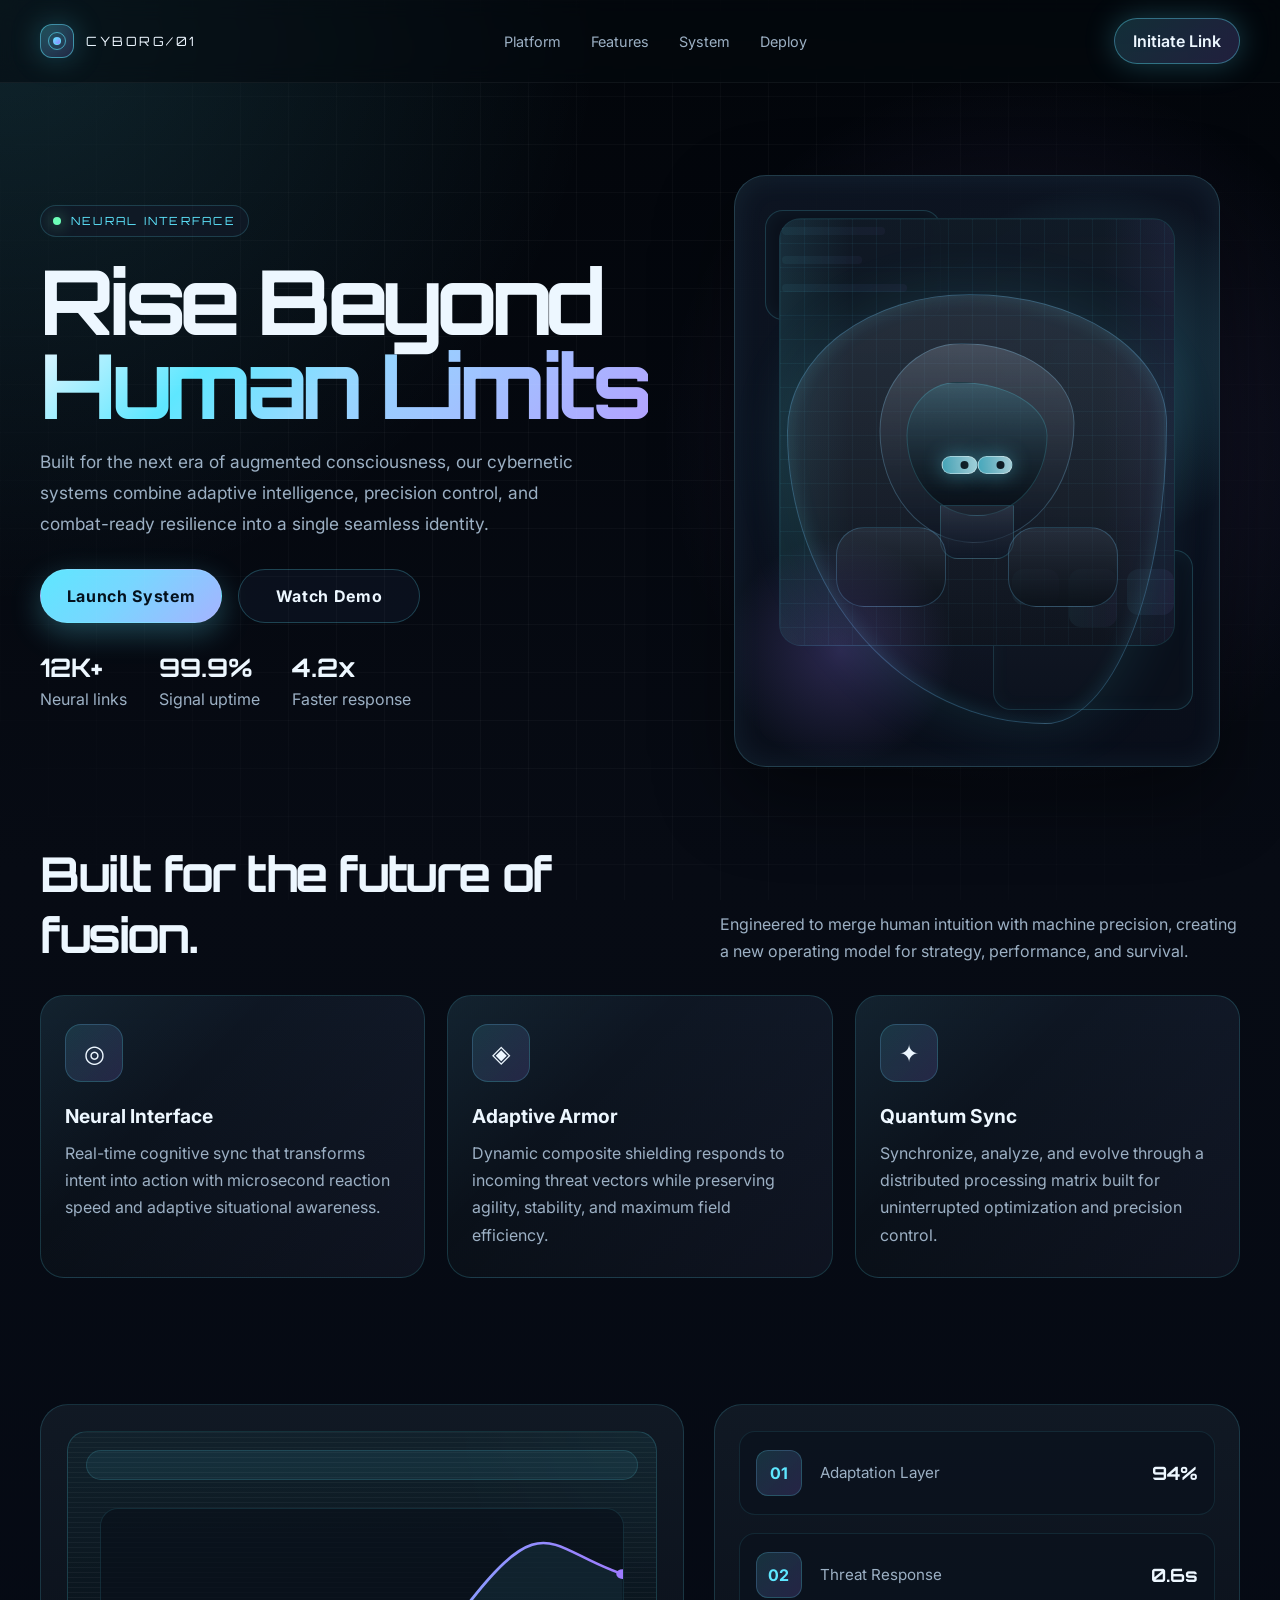
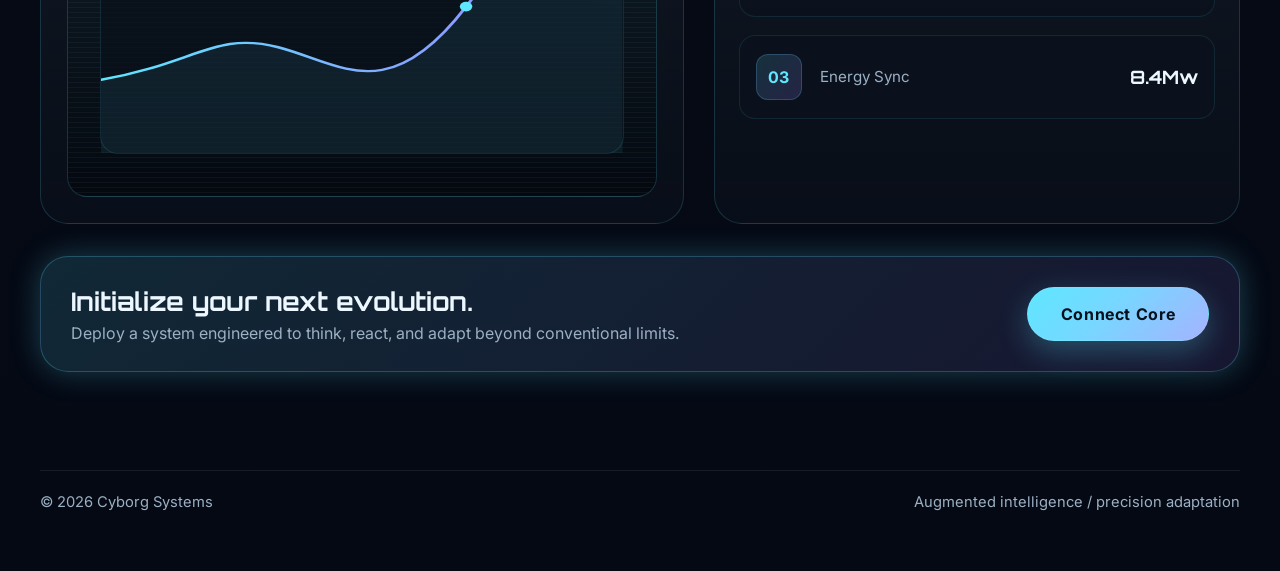
<file: task1.html/index.html>
<!DOCTYPE html>
<html lang="en">
  <head>
    <meta charset="UTF-8" />
    <meta name="viewport" content="width=device-width, initial-scale=1.0" />
    <title>Cyborg Systems | Rise Beyond Human Limits</title>
    <meta
      name="description"
      content="Cyborg-themed futuristic landing page for next-generation augmented systems."
    />
    <link rel="preconnect" href="https://fonts.googleapis.com" />
    <link rel="preconnect" href="https://fonts.gstatic.com" crossorigin />
    <link
      href="https://fonts.googleapis.com/css2?family=Orbitron:wght@400;500;700;800;900&family=Inter:wght@400;500;600;700;800&display=swap"
      rel="stylesheet"
    />
    <style>
      :root {
        --bg: #070b14;
        --bg-2: #0d1423;
        --surface: rgba(15, 22, 36, 0.82);
        --surface-strong: rgba(9, 15, 29, 0.95);
        --panel: rgba(19, 29, 45, 0.9);
        --line: rgba(114, 216, 255, 0.26);
        --text: #edf7ff;
        --muted: #9cb0c4;
        --primary: #5ee7ff;
        --secondary: #9e7bff;
        --accent: #6dffb8;
        --danger: #ff6aa9;
        --glow: 0 0 30px rgba(94, 231, 255, 0.25);
      }

      * {
        box-sizing: border-box;
      }

      html {
        scroll-behavior: smooth;
      }

      body {
        margin: 0;
        font-family: "Inter", sans-serif;
        background:
          radial-gradient(circle at top left, rgba(94, 231, 255, 0.14), transparent 24%),
          radial-gradient(circle at 80% 20%, rgba(158, 123, 255, 0.15), transparent 18%),
          linear-gradient(180deg, #02050a 0%, var(--bg) 40%, #040914 100%);
        color: var(--text);
        min-height: 100vh;
      }

      body::before {
        content: "";
        position: fixed;
        inset: 0;
        background-image:
          linear-gradient(rgba(255,255,255,0.03) 1px, transparent 1px),
          linear-gradient(90deg, rgba(255,255,255,0.03) 1px, transparent 1px);
        background-size: 48px 48px;
        mask-image: radial-gradient(circle at center, black 40%, transparent 100%);
        pointer-events: none;
      }

      a {
        color: inherit;
        text-decoration: none;
      }

      .container {
        width: min(1200px, calc(100% - 40px));
        margin: 0 auto;
      }

      .topbar {
        position: sticky;
        top: 0;
        z-index: 10;
        backdrop-filter: blur(10px);
        background: rgba(5, 10, 16, 0.55);
        border-bottom: 1px solid rgba(255, 255, 255, 0.05);
      }

      .nav {
        display: flex;
        align-items: center;
        justify-content: space-between;
        min-height: 82px;
      }

      .brand {
        display: inline-flex;
        align-items: center;
        gap: 12px;
        font-family: "Orbitron", sans-serif;
        letter-spacing: 0.2em;
        font-size: 0.8rem;
        text-transform: uppercase;
      }

      .brand-mark {
        width: 34px;
        height: 34px;
        border-radius: 12px;
        background: linear-gradient(135deg, rgba(94,231,255,0.28), rgba(158,123,255,0.18));
        border: 1px solid rgba(94,231,255,0.5);
        position: relative;
        box-shadow: var(--glow);
      }

      .brand-mark::before,
      .brand-mark::after {
        content: "";
        position: absolute;
        inset: 7px;
        border-radius: 50%;
        border: 1px solid rgba(94,231,255,0.6);
      }

      .brand-mark::after {
        inset: 12px;
        background: linear-gradient(135deg, var(--primary), var(--secondary));
        box-shadow: 0 0 18px rgba(94, 231, 255, 0.7);
      }

      .nav-links {
        display: flex;
        align-items: center;
        gap: 30px;
        color: var(--muted);
        font-size: 0.9rem;
      }

      .nav-links a {
        transition: color 0.2s ease;
      }

      .nav-links a:hover {
        color: var(--text);
      }

      .nav-cta {
        padding: 12px 18px;
        border-radius: 999px;
        background: linear-gradient(135deg, rgba(94,231,255,0.18), rgba(158,123,255,0.2));
        border: 1px solid rgba(94,231,255,0.38);
        box-shadow: var(--glow);
        font-weight: 600;
      }

      .hero {
        padding: 64px 0 48px;
      }

      .hero-inner {
        display: grid;
        grid-template-columns: 1.1fr 0.9fr;
        gap: 54px;
        align-items: center;
      }

      .eyebrow {
        display: inline-flex;
        align-items: center;
        gap: 10px;
        padding: 8px 12px;
        border-radius: 999px;
        background: rgba(18, 27, 40, 0.7);
        border: 1px solid rgba(94,231,255,0.18);
        color: var(--primary);
        font-family: "Orbitron", sans-serif;
        font-size: 0.7rem;
        letter-spacing: 0.2em;
        text-transform: uppercase;
      }

      .eyebrow::before {
        content: "";
        width: 8px;
        height: 8px;
        border-radius: 50%;
        background: var(--accent);
        box-shadow: 0 0 15px rgba(109,255,184,0.7);
      }

      h1 {
        margin: 22px 0 18px;
        font-family: "Orbitron", sans-serif;
        font-size: clamp(3rem, 7vw, 6rem);
        line-height: 0.94;
        letter-spacing: -0.06em;
      }

      .gradient-text {
        background: linear-gradient(135deg, #edf7ff 0%, var(--primary) 28%, #94d9ff 48%, #b4a0ff 100%);
        -webkit-background-clip: text;
        background-clip: text;
        color: transparent;
      }

      .hero-copy p {
        max-width: 560px;
        margin: 0 0 30px;
        color: var(--muted);
        font-size: 1.08rem;
        line-height: 1.8;
      }

      .cta-row {
        display: flex;
        flex-wrap: wrap;
        gap: 16px;
        margin-bottom: 28px;
      }

      .button {
        display: inline-flex;
        align-items: center;
        justify-content: center;
        min-height: 54px;
        min-width: 182px;
        padding: 0 22px;
        border-radius: 999px;
        border: 1px solid rgba(255,255,255,0.08);
        font-weight: 700;
        letter-spacing: 0.04em;
        transition: transform 0.2s ease, box-shadow 0.2s ease;
      }

      .button:hover {
        transform: translateY(-2px);
      }

      .button.primary {
        background: linear-gradient(135deg, var(--primary), #78d6ff 45%, #a5b3ff 100%);
        color: #04111d;
        box-shadow: 0 10px 30px rgba(94,231,255,0.28);
      }

      .button.secondary {
        background: rgba(13, 20, 35, 0.7);
        border-color: rgba(94,231,255,0.24);
        color: var(--text);
      }

      .hero-stats {
        display: flex;
        flex-wrap: wrap;
        gap: 32px;
        color: var(--muted);
      }

      .stat strong {
        display: block;
        color: var(--text);
        font-family: "Orbitron", sans-serif;
        font-size: clamp(1.1rem, 2vw, 1.8rem);
        margin-bottom: 6px;
      }

      .hero-visual {
        position: relative;
        min-height: 620px;
      }

      .cyber-shell {
        position: absolute;
        inset: 28px 20px 0 10px;
        border-radius: 32px;
        background: linear-gradient(165deg, rgba(14, 22, 35, 0.92), rgba(9, 14, 26, 0.98));
        border: 1px solid rgba(127, 236, 255, 0.2);
        box-shadow: 0 30px 80px rgba(0, 0, 0, 0.45), inset 0 0 30px rgba(111, 214, 255, 0.08);
        overflow: hidden;
      }

      .cyber-shell::before,
      .cyber-shell::after {
        content: "";
        position: absolute;
        border-radius: 50%;
      }

      .cyber-shell::before {
        width: 440px;
        height: 440px;
        right: -100px;
        top: -30px;
        background: radial-gradient(circle, rgba(94,231,255,0.25), transparent 58%);
      }

      .cyber-shell::after {
        width: 290px;
        height: 290px;
        left: -40px;
        bottom: -30px;
        background: radial-gradient(circle, rgba(158,123,255,0.22), transparent 56%);
      }

      .visor {
        position: absolute;
        inset: 42px 44px 120px 44px;
        border-radius: 22px;
        background: linear-gradient(180deg, rgba(12,22,34,0.95), rgba(7,12,20,0.9));
        border: 1px solid rgba(94,231,255,0.16);
        overflow: hidden;
      }

      .visor::before {
        content: "";
        position: absolute;
        inset: 0;
        background:
          linear-gradient(90deg, rgba(94,231,255,0.1), transparent 18%, transparent 82%, rgba(158,123,255,0.08)),
          linear-gradient(180deg, rgba(255,255,255,0.02), rgba(255,255,255,0.01));
      }

      .visor-grid {
        position: absolute;
        inset: 0;
        background-image:
          linear-gradient(rgba(94,231,255,0.08) 1px, transparent 1px),
          linear-gradient(90deg, rgba(94,231,255,0.08) 1px, transparent 1px);
        background-size: 24px 24px;
        opacity: 0.7;
      }

      .bust {
        position: absolute;
        left: 50%;
        bottom: 42px;
        transform: translateX(-50%);
        width: 380px;
        height: 430px;
        border-radius: 48% 52% 32% 68% / 32% 30% 70% 68%;
        background: linear-gradient(180deg, rgba(133,142,164,0.2), rgba(13,21,34,0.3));
        border: 1px solid rgba(103, 204, 255, 0.3);
        box-shadow: inset 0 0 20px rgba(94,231,255,0.14), 0 0 60px rgba(94,231,255,0.12);
      }

      .head {
        position: absolute;
        left: 50%;
        top: 48px;
        transform: translateX(-50%);
        width: 195px;
        height: 200px;
        border-radius: 42% 58% 52% 48% / 44% 40% 60% 56%;
        background: linear-gradient(180deg, rgba(204, 214, 232, 0.2), rgba(13,21,34,0.9));
        border: 1px solid rgba(137, 214, 255, 0.25);
      }

      .face {
        position: absolute;
        inset: 38px 26px 26px 26px;
        border-radius: 36% 64% 50% 50% / 40% 40% 60% 60%;
        background: linear-gradient(180deg, rgba(80, 228, 255, 0.14), rgba(4, 8, 15, 0.76));
        border: 1px solid rgba(94,231,255,0.18);
      }

      .eye-wrap {
        position: absolute;
        inset: 58px 34px auto 34px;
        height: 48px;
        display: flex;
        justify-content: space-between;
        align-items: center;
      }

      .eye {
        width: 58px;
        height: 18px;
        border-radius: 999px;
        background: linear-gradient(90deg, rgba(94,231,255,0.65), rgba(201,247,255,0.8));
        border: 1px solid rgba(255,255,255,0.4);
        box-shadow: 0 0 20px rgba(94,231,255,0.42);
        position: relative;
      }

      .eye::before {
        content: "";
        position: absolute;
        width: 8px;
        height: 8px;
        border-radius: 50%;
        background: rgba(2, 10, 18, 0.9);
        top: 50%;
        left: 18px;
        transform: translateY(-50%);
      }

      .neck {
        position: absolute;
        left: 50%;
        top: 210px;
        transform: translateX(-50%);
        width: 74px;
        height: 54px;
        border-radius: 0 0 18px 18px;
        background: linear-gradient(180deg, rgba(122,133,161,0.2), rgba(15,23,38,0.8));
        border: 1px solid rgba(94,231,255,0.18);
      }

      .shoulder {
        position: absolute;
        width: 110px;
        height: 80px;
        border-radius: 28px;
        background: linear-gradient(180deg, rgba(111, 123, 146, 0.18), rgba(12, 18, 26, 0.95));
        border: 1px solid rgba(110, 205, 255, 0.24);
        top: 232px;
      }

      .shoulder.left { left: 48px; }
      .shoulder.right { right: 48px; }

      .panel {
        position: absolute;
        display: grid;
        gap: 10px;
        background: rgba(11, 18, 29, 0.82);
        border: 1px solid rgba(94,231,255,0.2);
        border-radius: 18px;
        box-shadow: inset 0 0 18px rgba(94,231,255,0.05);
      }

      .panel.small {
        width: 176px;
        height: 110px;
        left: 30px;
        top: 34px;
        padding: 16px;
      }

      .panel.large {
        width: 200px;
        height: 160px;
        right: 26px;
        bottom: 56px;
        padding: 18px;
      }

      .mini-line,
      .mini-bar {
        display: block;
        border-radius: 999px;
        background: linear-gradient(90deg, rgba(94,231,255,0.9), rgba(158,123,255,0.75));
      }

      .mini-line:nth-child(1) { width: 72%; height: 8px; }
      .mini-line:nth-child(2) { width: 56%; height: 8px; }
      .mini-line:nth-child(3) { width: 88%; height: 8px; }

      .mini-grid {
        display: grid;
        grid-template-columns: repeat(3, 1fr);
        gap: 10px;
      }

      .mini-bar {
        height: 50px;
        border-radius: 12px;
        opacity: 0.8;
      }

      .mini-bar:nth-child(1) { height: 36px; }
      .mini-bar:nth-child(2) { height: 58px; }
      .mini-bar:nth-child(3) { height: 46px; }

      section {
        padding: 28px 0 80px;
      }

      .section-header {
        display: flex;
        align-items: end;
        justify-content: space-between;
        gap: 20px;
        margin-bottom: 30px;
      }

      .section-header h2 {
        margin: 0;
        font-family: "Orbitron", sans-serif;
        font-size: clamp(2rem, 4vw, 3rem);
        letter-spacing: -0.05em;
      }

      .section-header p {
        max-width: 520px;
        color: var(--muted);
        line-height: 1.7;
        margin: 0;
      }

      .feature-grid {
        display: grid;
        grid-template-columns: repeat(3, minmax(0, 1fr));
        gap: 22px;
      }

      .feature-card {
        position: relative;
        padding: 28px 24px;
        border-radius: 24px;
        background: linear-gradient(180deg, rgba(16, 24, 37, 0.9), rgba(10,16,24,0.88));
        border: 1px solid rgba(94,231,255,0.18);
        overflow: hidden;
      }

      .feature-card::before {
        content: "";
        position: absolute;
        inset: 0;
        background: linear-gradient(135deg, rgba(94,231,255,0.06), transparent 35%, rgba(158,123,255,0.04));
      }

      .feature-card > * {
        position: relative;
        z-index: 1;
      }

      .icon-box {
        width: 58px;
        height: 58px;
        display: grid;
        place-items: center;
        border-radius: 16px;
        background: linear-gradient(135deg, rgba(94,231,255,0.12), rgba(158,123,255,0.16));
        border: 1px solid rgba(94,231,255,0.2);
        margin-bottom: 22px;
        font-size: 1.5rem;
      }

      .feature-card h3 {
        margin: 0 0 12px;
        font-size: 1.2rem;
      }

      .feature-card p {
        margin: 0;
        line-height: 1.7;
        color: var(--muted);
      }

      .showcase {
        display: grid;
        grid-template-columns: 1.1fr 0.9fr;
        gap: 30px;
        margin-top: 18px;
      }

      .showcase-panel,
      .metrics-panel {
        background: linear-gradient(180deg, rgba(18, 27, 38, 0.92), rgba(9,15,25,0.9));
        border: 1px solid rgba(94,231,255,0.16);
        border-radius: 28px;
        overflow: hidden;
      }

      .showcase-panel {
        min-height: 420px;
        padding: 26px;
      }

      .mock-screen {
        height: 100%;
        border-radius: 20px;
        border: 1px solid rgba(94,231,255,0.18);
        background:
          linear-gradient(180deg, rgba(18,36,46,0.8), rgba(4,9,16,0.95)),
          radial-gradient(circle at top right, rgba(94,231,255,0.12), transparent 30%);
        position: relative;
        overflow: hidden;
      }

      .mock-screen::before {
        content: "";
        position: absolute;
        inset: 18px 18px auto 18px;
        height: 28px;
        border-radius: 999px;
        background: rgba(94,231,255,0.08);
        border: 1px solid rgba(94,231,255,0.14);
      }

      .scanline {
        position: absolute;
        inset: 0;
        background: repeating-linear-gradient(
          180deg,
          rgba(255,255,255,0.04),
          rgba(255,255,255,0.04) 1px,
          transparent 1px,
          transparent 5px
        );
        mix-blend-mode: screen;
      }

      .signal-graph {
        position: absolute;
        inset: 76px 32px 42px 32px;
        border-radius: 18px;
        border: 1px solid rgba(94,231,255,0.12);
        background: rgba(9, 16, 26, 0.7);
      }

      .signal-graph svg {
        width: 100%;
        height: 100%;
        display: block;
      }

      .metrics-panel {
        padding: 26px 24px;
      }

      .metrics-list {
        display: grid;
        gap: 18px;
      }

      .metric-item {
        display: grid;
        grid-template-columns: auto 1fr auto;
        align-items: center;
        gap: 18px;
        padding: 18px 16px;
        border-radius: 16px;
        background: rgba(11, 18, 29, 0.7);
        border: 1px solid rgba(94,231,255,0.1);
      }

      .metric-badge {
        width: 46px;
        height: 46px;
        display: grid;
        place-items: center;
        border-radius: 12px;
        background: linear-gradient(135deg, rgba(94,231,255,0.15), rgba(158,123,255,0.18));
        border: 1px solid rgba(94,231,255,0.2);
        color: var(--primary);
        font-weight: 700;
      }

      .metric-name {
        color: var(--muted);
        font-size: 0.95rem;
      }

      .metric-value {
        font-weight: 700;
        font-size: 1.15rem;
        font-family: "Orbitron", sans-serif;
      }

      .cta-banner {
        margin-top: 32px;
        display: flex;
        align-items: center;
        justify-content: space-between;
        gap: 22px;
        padding: 28px 30px;
        border-radius: 28px;
        background: linear-gradient(135deg, rgba(94,231,255,0.14), rgba(158,123,255,0.12));
        border: 1px solid rgba(94,231,255,0.24);
        box-shadow: var(--glow);
      }

      .cta-banner h3 {
        margin: 0 0 6px;
        font-family: "Orbitron", sans-serif;
        font-size: clamp(1.4rem, 2vw, 2.2rem);
      }

      .cta-banner p {
        margin: 0;
        color: var(--muted);
      }

      footer {
        padding: 18px 0 60px;
        color: var(--muted);
        font-size: 0.92rem;
      }

      .footer-row {
        display: flex;
        align-items: center;
        justify-content: space-between;
        gap: 20px;
        border-top: 1px solid rgba(255,255,255,0.08);
        padding-top: 22px;
      }

      @media (max-width: 980px) {
        .hero-inner,
        .showcase,
        .feature-grid {
          grid-template-columns: 1fr;
        }

        .nav-links {
          display: none;
        }

        .section-header {
          display: block;
        }

        .section-header p {
          margin-top: 14px;
        }

        .cta-banner {
          display: block;
        }
      }

      @media (max-width: 560px) {
        .nav {
          gap: 12px;
          justify-content: space-between;
        }

        .nav-cta {
          display: none;
        }

        .hero {
          padding-top: 36px;
        }

        .hero-visual {
          min-height: 500px;
        }

        .button {
          width: 100%;
        }

        .cta-row {
          display: grid;
          grid-template-columns: 1fr;
        }

        .hero-stats {
          justify-content: space-between;
          gap: 18px 22px;
        }
      }
    </style>
  </head>
  <body>
    <header class="topbar">
      <div class="container nav">
        <a href="#" class="brand" aria-label="Cyborg Systems home">
          <span class="brand-mark" aria-hidden="true"></span>
          <span>Cyborg/01</span>
        </a>

        <nav class="nav-links" aria-label="Main navigation">
          <a href="#platform">Platform</a>
          <a href="#features">Features</a>
          <a href="#about">System</a>
          <a href="#contact">Deploy</a>
        </nav>

        <a href="#contact" class="nav-cta">Initiate Link</a>
      </div>
    </header>

    <main>
      <section class="hero">
        <div class="container hero-inner">
          <div class="hero-copy">
            <div class="eyebrow">Neural Interface</div>
            <h1>
              Rise Beyond<br />
              <span class="gradient-text">Human Limits</span>
            </h1>
            <p>
              Built for the next era of augmented consciousness, our cybernetic systems combine
              adaptive intelligence, precision control, and combat-ready resilience into a single
              seamless identity.
            </p>

            <div class="cta-row">
              <a href="#contact" class="button primary">Launch System</a>
              <a href="#platform" class="button secondary">Watch Demo</a>
            </div>

            <div class="hero-stats" aria-label="Key metrics">
              <div class="stat">
                <strong>12K+</strong>
                <span>Neural links</span>
              </div>
              <div class="stat">
                <strong>99.9%</strong>
                <span>Signal uptime</span>
              </div>
              <div class="stat">
                <strong>4.2x</strong>
                <span>Faster response</span>
              </div>
            </div>
          </div>

          <div class="hero-visual" aria-label="Cyborg interface illustration">
            <div class="cyber-shell">
              <div class="panel small">
                <span class="mini-line"></span>
                <span class="mini-line"></span>
                <span class="mini-line"></span>
              </div>

              <div class="panel large">
                <div class="mini-grid">
                  <span class="mini-bar"></span>
                  <span class="mini-bar"></span>
                  <span class="mini-bar"></span>
                </div>
              </div>

              <div class="visor">
                <div class="visor-grid"></div>
              </div>

              <div class="bust">
                <div class="head">
                  <div class="face">
                    <div class="eye-wrap">
                      <span class="eye"></span>
                      <span class="eye"></span>
                    </div>
                  </div>
                </div>
                <div class="neck"></div>
                <div class="shoulder left"></div>
                <div class="shoulder right"></div>
              </div>
            </div>
          </div>
        </div>
      </section>

      <section id="features">
        <div class="container">
          <div class="section-header">
            <h2>Built for the future of fusion.</h2>
            <p>
              Engineered to merge human intuition with machine precision, creating a new operating
              model for strategy, performance, and survival.
            </p>
          </div>

          <div class="feature-grid">
            <article class="feature-card">
              <div class="icon-box">◎</div>
              <h3>Neural Interface</h3>
              <p>
                Real-time cognitive sync that transforms intent into action with microsecond reaction
                speed and adaptive situational awareness.
              </p>
            </article>

            <article class="feature-card">
              <div class="icon-box">◈</div>
              <h3>Adaptive Armor</h3>
              <p>
                Dynamic composite shielding responds to incoming threat vectors while preserving agility,
                stability, and maximum field efficiency.
              </p>
            </article>

            <article class="feature-card">
              <div class="icon-box">✦</div>
              <h3>Quantum Sync</h3>
              <p>
                Synchronize, analyze, and evolve through a distributed processing matrix built for
                uninterrupted optimization and precision control.
              </p>
            </article>
          </div>
        </div>
      </section>

      <section id="platform">
        <div class="container">
          <div class="showcase">
            <div class="showcase-panel">
              <div class="mock-screen">
                <div class="scanline"></div>
                <div class="signal-graph">
                  <svg viewBox="0 0 500 300" preserveAspectRatio="none" aria-label="System data graph">
                    <defs>
                      <linearGradient id="lineGlow" x1="0%" y1="0%" x2="100%" y2="0%">
                        <stop offset="0%" stop-color="#5ee7ff" />
                        <stop offset="100%" stop-color="#9e7bff" />
                      </linearGradient>
                    </defs>
                    <path d="M0 210 C90 190, 110 150, 170 170 S275 245, 350 120 S430 50, 500 80 L500 300 L0 300 Z" fill="rgba(94,231,255,0.08)"/>
                    <path d="M0 210 C90 190, 110 150, 170 170 S275 245, 350 120 S430 50, 500 80" fill="none" stroke="url(#lineGlow)" stroke-width="3" stroke-linecap="round"/>
                    <circle cx="350" cy="120" r="6" fill="#5ee7ff"/>
                    <circle cx="500" cy="80" r="6" fill="#9e7bff"/>
                  </svg>
                </div>
              </div>
            </div>

            <aside class="metrics-panel">
              <div class="metrics-list">
                <div class="metric-item">
                  <div class="metric-badge">01</div>
                  <div>
                    <div class="metric-name">Adaptation Layer</div>
                  </div>
                  <div class="metric-value">94%</div>
                </div>

                <div class="metric-item">
                  <div class="metric-badge">02</div>
                  <div>
                    <div class="metric-name">Threat Response</div>
                  </div>
                  <div class="metric-value">0.6s</div>
                </div>

                <div class="metric-item">
                  <div class="metric-badge">03</div>
                  <div>
                    <div class="metric-name">Energy Sync</div>
                  </div>
                  <div class="metric-value">8.4Mw</div>
                </div>
              </div>
            </aside>
          </div>

          <div class="cta-banner" id="contact">
            <div>
              <h3>Initialize your next evolution.</h3>
              <p>Deploy a system engineered to think, react, and adapt beyond conventional limits.</p>
            </div>
            <a href="#" class="button primary">Connect Core</a>
          </div>
        </div>
      </section>
    </main>

    <footer>
      <div class="container footer-row">
        <div>© <span id="year">2026</span> Cyborg Systems</div>
        <div>Augmented intelligence / precision adaptation</div>
      </div>
    </footer>

    <script>
      document.getElementById('year').textContent = new Date().getFullYear();
    </script>
  </body>
</html>
</file>
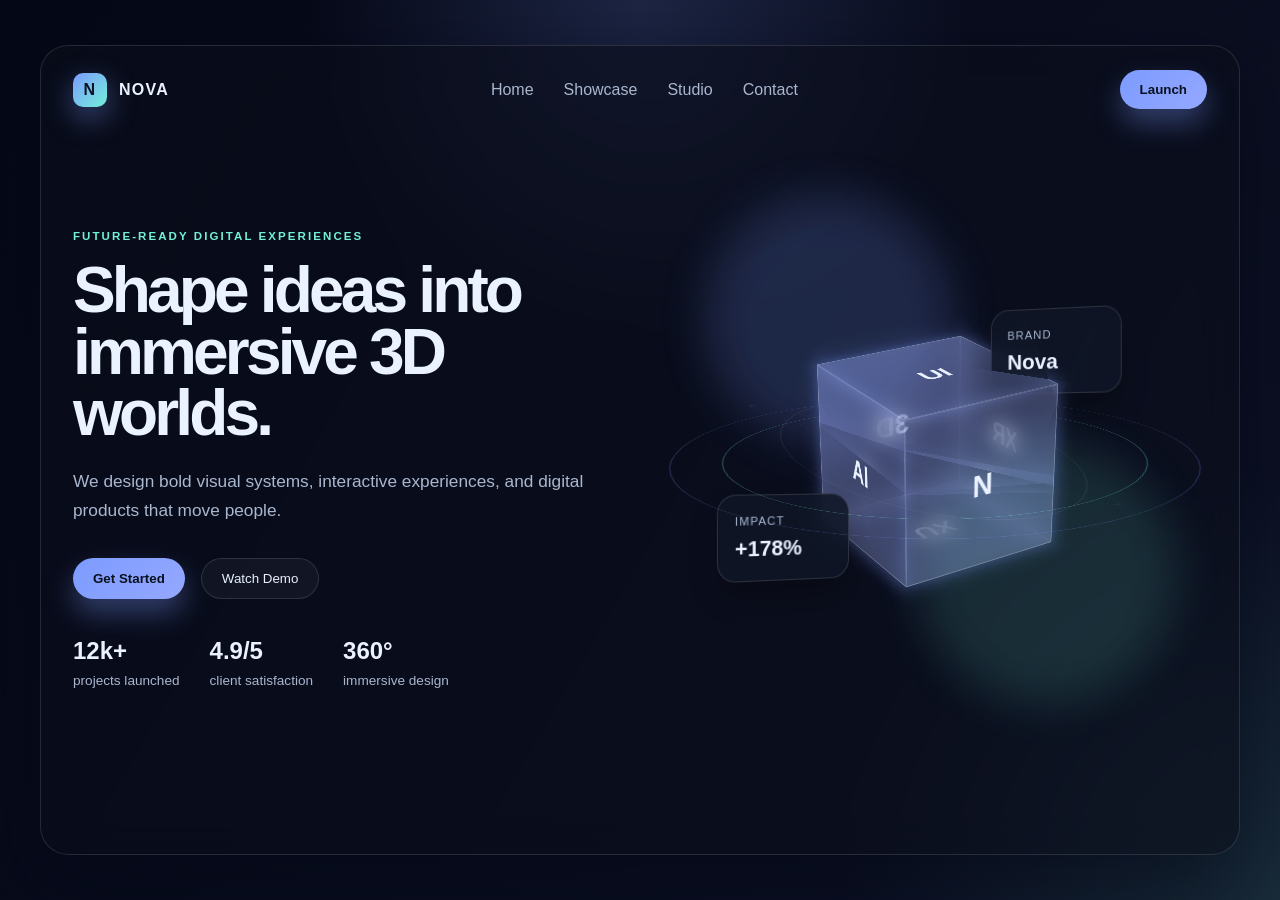
<file: task2.html/index.html>
<!DOCTYPE html>
<html lang="en">
  <head>
    <meta charset="UTF-8" />
    <meta name="viewport" content="width=device-width, initial-scale=1.0" />
    <title>3D Creative Landing Page</title>
    <link rel="stylesheet" href="styles.css" />
  </head>
  <body>
    <div class="page-shell">
      <header class="topbar">
        <div class="brand">
          <span class="brand-mark">N</span>
          <span>Nova</span>
        </div>
        <nav class="nav">
          <a href="#">Home</a>
          <a href="#">Showcase</a>
          <a href="#">Studio</a>
          <a href="#">Contact</a>
        </nav>
        <button class="nav-btn">Launch</button>
      </header>

      <main class="hero">
        <div class="hero-copy">
          <p class="eyebrow">Future-ready digital experiences</p>
          <h1>Shape ideas into immersive 3D worlds.</h1>
          <p class="subtitle">
            We design bold visual systems, interactive experiences, and digital
            products that move people.
          </p>

          <div class="cta-row">
            <button class="primary">Get Started</button>
            <button class="secondary">Watch Demo</button>
          </div>

          <div class="stats">
            <div>
              <strong>12k+</strong>
              <span>projects launched</span>
            </div>
            <div>
              <strong>4.9/5</strong>
              <span>client satisfaction</span>
            </div>
            <div>
              <strong>360°</strong>
              <span>immersive design</span>
            </div>
          </div>
        </div>

        <div class="scene-wrap">
          <div class="glow glow-one"></div>
          <div class="glow glow-two"></div>

          <div class="scene" id="scene">
            <div class="orbit orbit-one"></div>
            <div class="orbit orbit-two"></div>

            <div class="cube">
              <div class="face front">N</div>
              <div class="face back">3D</div>
              <div class="face right">XR</div>
              <div class="face left">AI</div>
              <div class="face top">UI</div>
              <div class="face bottom">UX</div>
            </div>

            <div class="card card-one">
              <span class="label">Brand</span>
              <strong>Nova</strong>
            </div>

            <div class="card card-two">
              <span class="label">Impact</span>
              <strong>+178%</strong>
            </div>

            <div class="ring ring-one"></div>
            <div class="ring ring-two"></div>
          </div>
        </div>
      </main>
    </div>

    <script src="script.js"></script>
  </body>
</html>
</file>
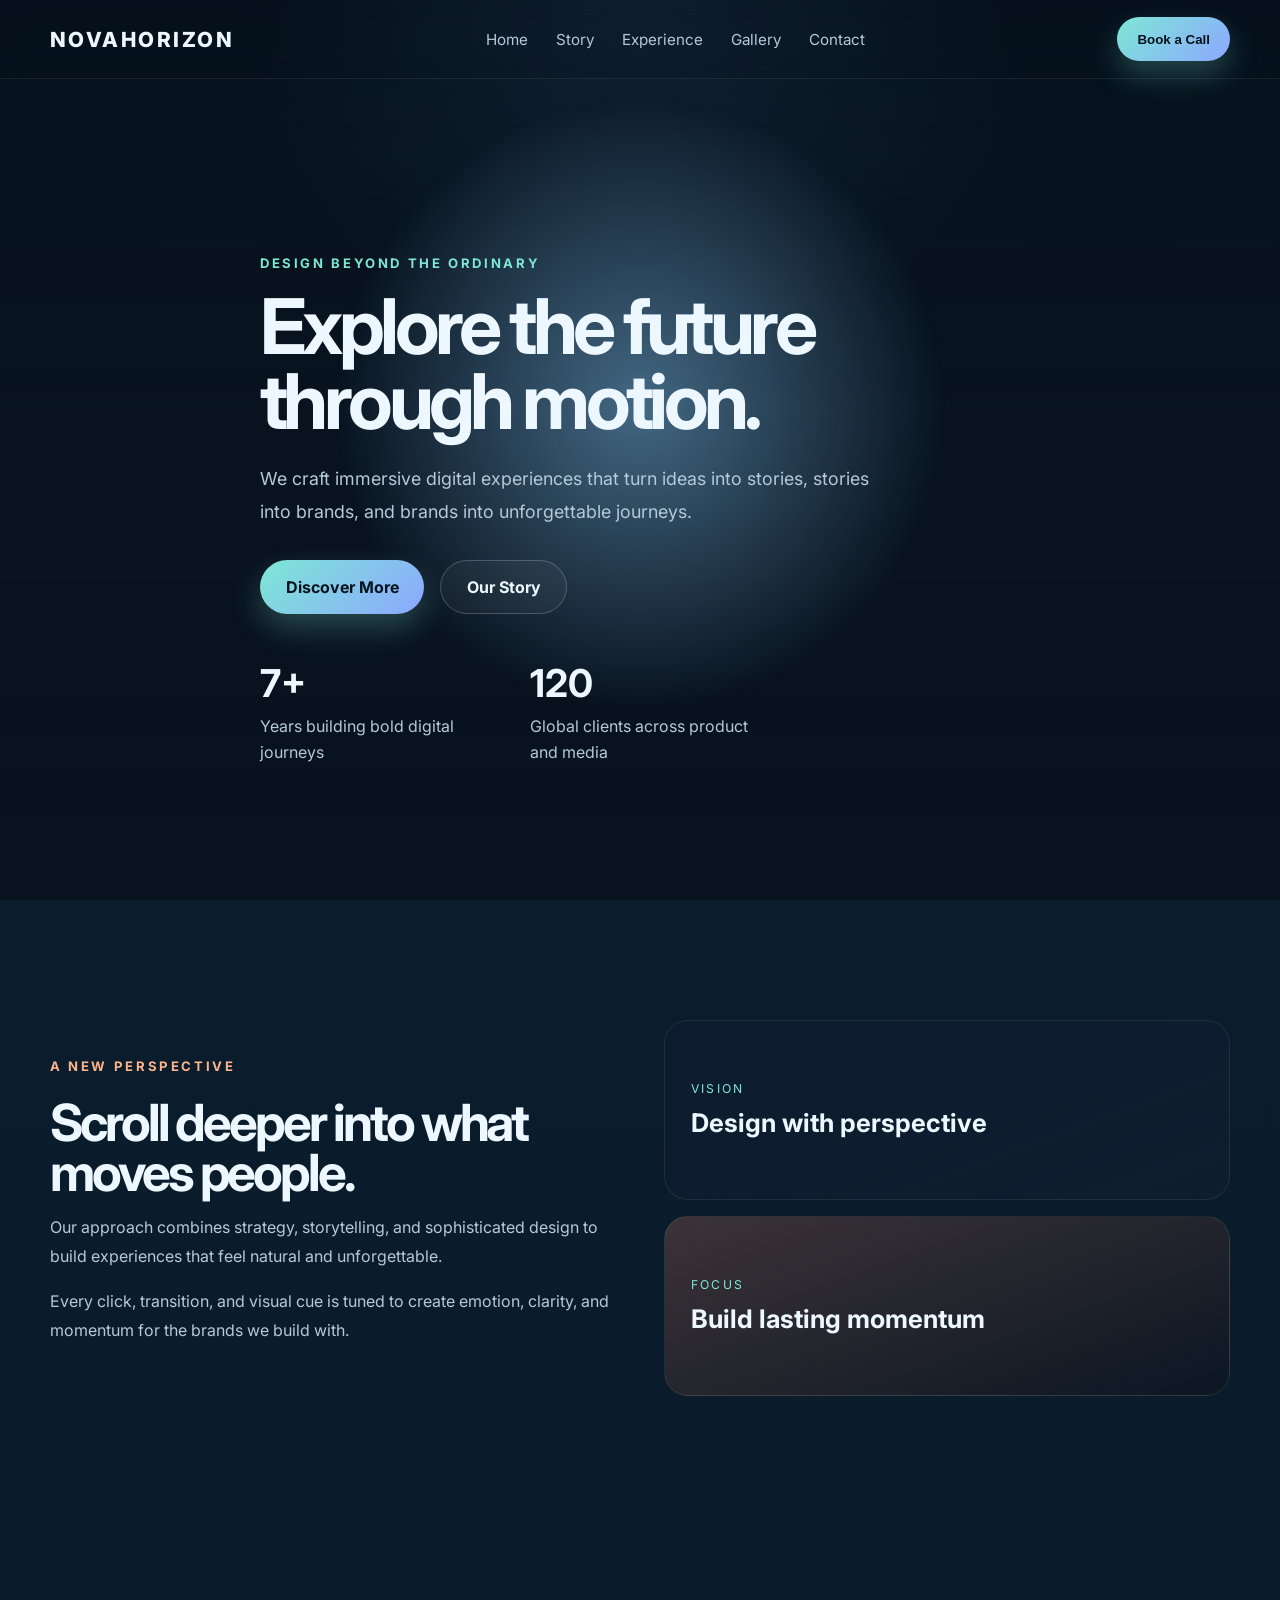
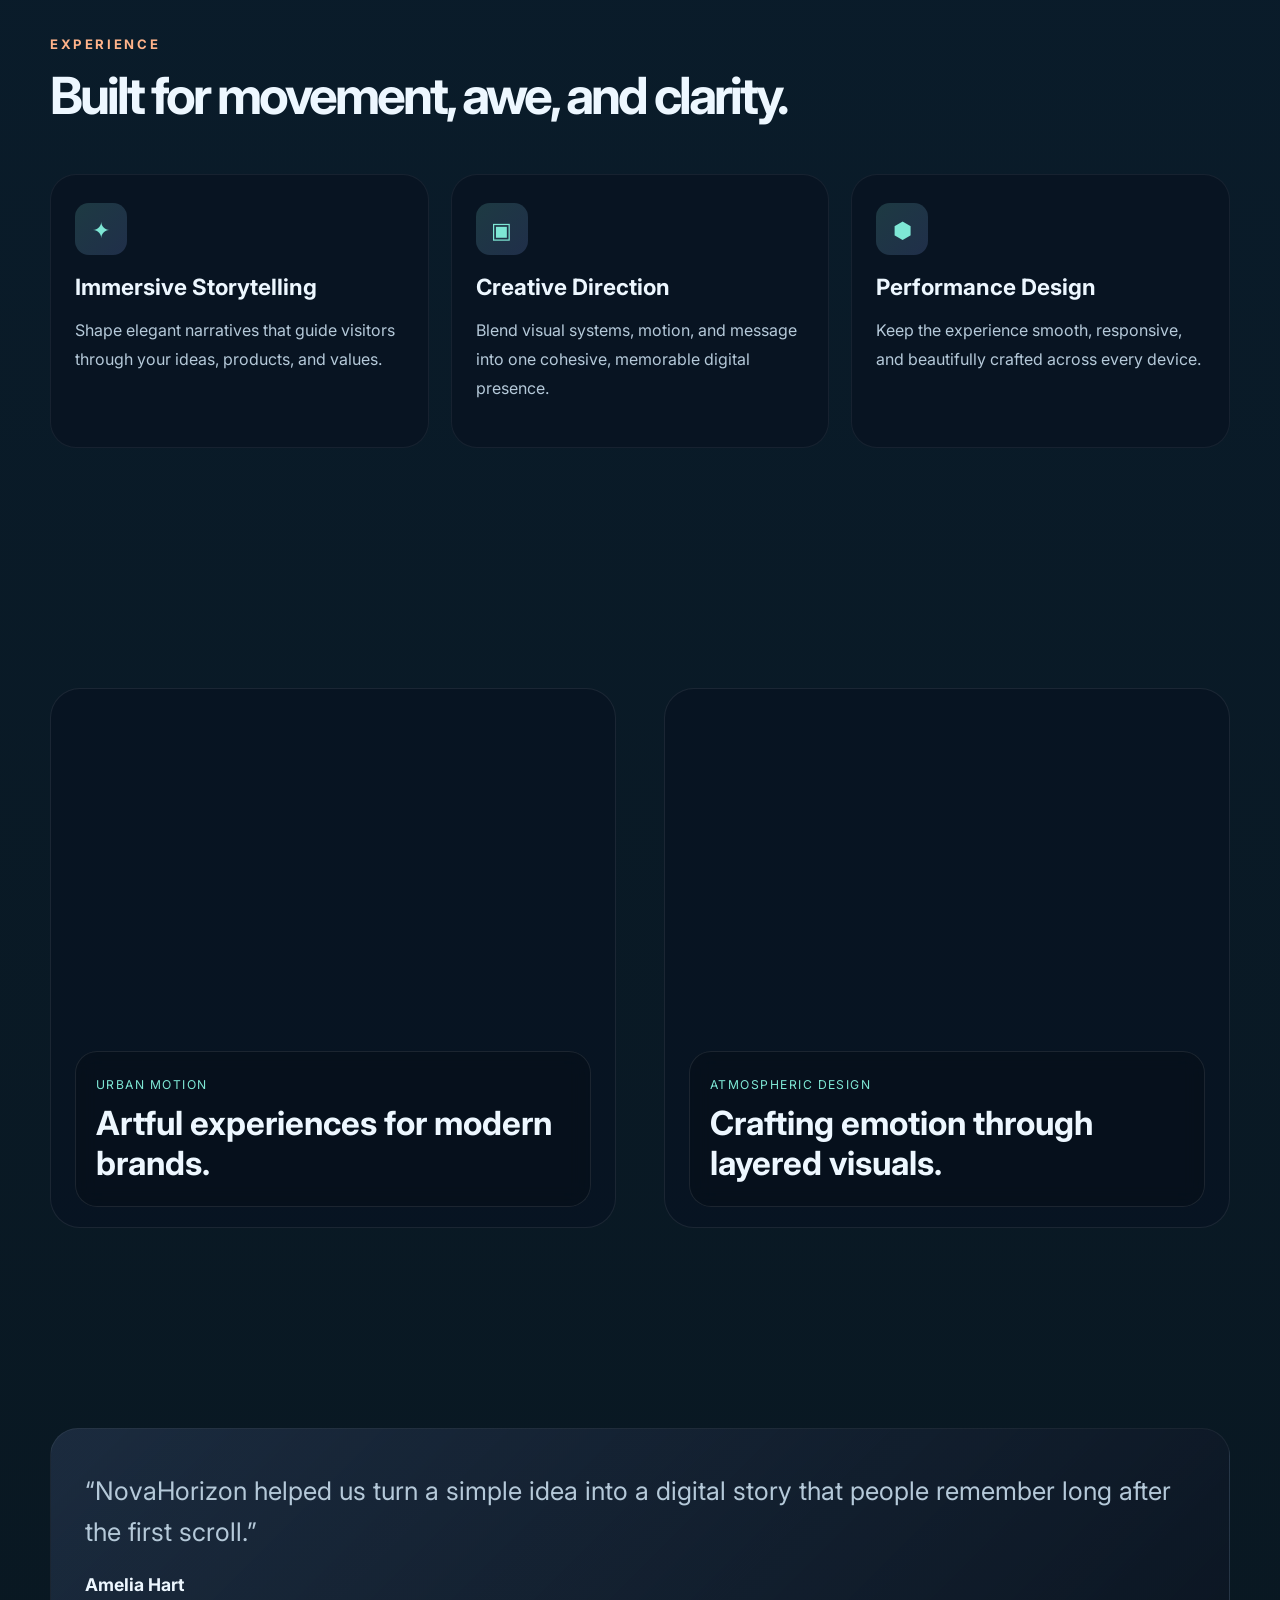
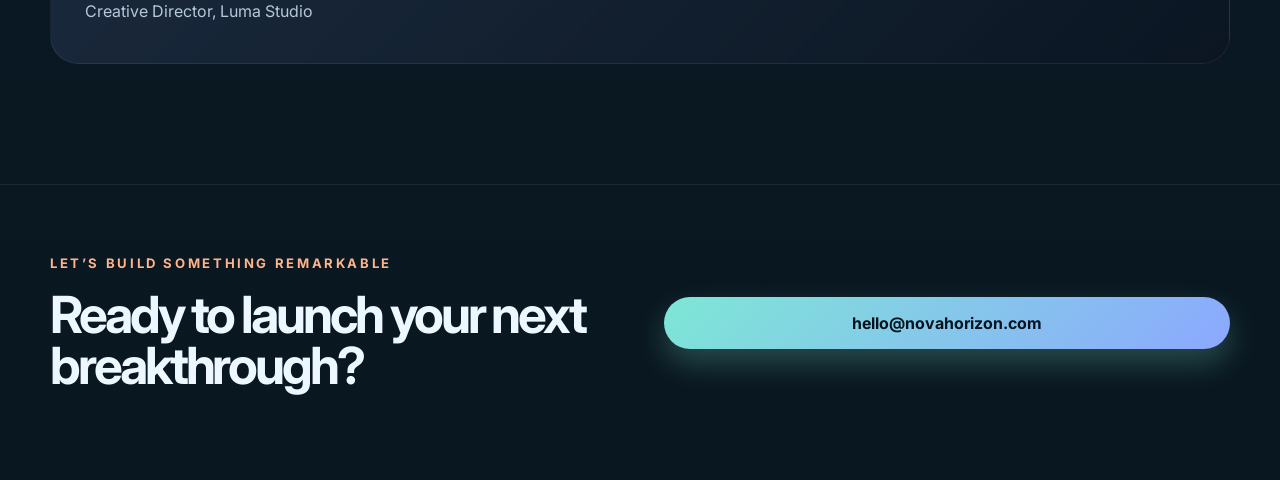
<file: task3.html/index.html>
<!DOCTYPE html>
<html lang="en">
  <head>
    <meta charset="UTF-8" />
    <meta name="viewport" content="width=device-width, initial-scale=1.0" />
    <title>Nova Horizon | Parallax Experience</title>
    <meta
      name="description"
      content="Interactive parallax scrolling landing page with layered motion and modern design."
    />
    <link rel="preconnect" href="https://fonts.googleapis.com" />
    <link rel="preconnect" href="https://fonts.gstatic.com" crossorigin />
    <link
      href="https://fonts.googleapis.com/css2?family=Inter:wght@400;500;600;700;800;900&display=swap"
      rel="stylesheet"
    />
    <link rel="stylesheet" href="style.css" />
  </head>
  <body>
    <header class="site-header">
      <nav class="navbar container">
        <div class="brand">NovaHorizon</div>
        <div class="nav-links">
          <a href="#home">Home</a>
          <a href="#story">Story</a>
          <a href="#experience">Experience</a>
          <a href="#gallery">Gallery</a>
          <a href="#contact">Contact</a>
        </div>
        <button class="nav-button">Book a Call</button>
      </nav>
    </header>

    <main>
      <section class="hero" id="home">
        <div class="hero-backdrop">
          <div class="layer layer-sky" data-speed="0.2"></div>
          <div class="layer layer-mountain" data-speed="0.45"></div>
          <div class="layer layer-forest" data-speed="0.7"></div>
          <div class="layer layer-glow" data-speed="0.95"></div>
        </div>

        <div class="hero-content container reveal">
          <p class="eyebrow">Design beyond the ordinary</p>
          <h1>Explore the future through motion.</h1>
          <p class="lead">
            We craft immersive digital experiences that turn ideas into stories,
            stories into brands, and brands into unforgettable journeys.
          </p>
          <div class="hero-actions">
            <a href="#experience" class="primary-btn">Discover More</a>
            <a href="#story" class="secondary-btn">Our Story</a>
          </div>
          <div class="hero-stats">
            <div>
              <strong>7+</strong>
              <span>Years building bold digital journeys</span>
            </div>
            <div>
              <strong>120</strong>
              <span>Global clients across product and media</span>
            </div>
          </div>
        </div>
      </section>

      <section class="story section" id="story">
        <div class="container story-wrap">
          <div class="section-copy reveal">
            <p class="eyebrow alt">A new perspective</p>
            <h2>Scroll deeper into what moves people.</h2>
            <p>
              Our approach combines strategy, storytelling, and sophisticated
              design to build experiences that feel natural and unforgettable.
            </p>
            <p>
              Every click, transition, and visual cue is tuned to create emotion,
              clarity, and momentum for the brands we build with.
            </p>
          </div>

          <div class="story-card reveal">
            <div class="mini-card">
              <span>Vision</span>
              <strong>Design with perspective</strong>
            </div>
            <div class="mini-card accent">
              <span>Focus</span>
              <strong>Build lasting momentum</strong>
            </div>
          </div>
        </div>
      </section>

      <section class="experience section" id="experience">
        <div class="container">
          <div class="section-heading reveal">
            <p class="eyebrow alt">Experience</p>
            <h2>Built for movement, awe, and clarity.</h2>
          </div>

          <div class="feature-grid">
            <article class="feature reveal">
              <span class="icon">✦</span>
              <h3>Immersive Storytelling</h3>
              <p>
                Shape elegant narratives that guide visitors through your ideas,
                products, and values.
              </p>
            </article>
            <article class="feature reveal">
              <span class="icon">▣</span>
              <h3>Creative Direction</h3>
              <p>
                Blend visual systems, motion, and message into one cohesive,
                memorable digital presence.
              </p>
            </article>
            <article class="feature reveal">
              <span class="icon">⬢</span>
              <h3>Performance Design</h3>
              <p>
                Keep the experience smooth, responsive, and beautifully crafted
                across every device.
              </p>
            </article>
          </div>
        </div>
      </section>

      <section class="showcase section" id="gallery">
        <div class="container showcase-wrap">
          <div class="showcase-panel reveal">
            <div class="panel-photo photo-one"></div>
            <div class="panel-info">
              <p>Urban Motion</p>
              <h3>Artful experiences for modern brands.</h3>
            </div>
          </div>

          <div class="showcase-panel reveal stagger">
            <div class="panel-photo photo-two"></div>
            <div class="panel-info">
              <p>Atmospheric Design</p>
              <h3>Crafting emotion through layered visuals.</h3>
            </div>
          </div>
        </div>
      </section>

      <section class="testimonial section">
        <div class="container">
          <div class="quote-card reveal">
            <p>
              “NovaHorizon helped us turn a simple idea into a digital story that
              people remember long after the first scroll.”
            </p>
            <div class="author">
              <strong>Amelia Hart</strong>
              <span>Creative Director, Luma Studio</span>
            </div>
          </div>
        </div>
      </section>
    </main>

    <footer class="site-footer" id="contact">
      <div class="container footer-wrap">
        <div>
          <p class="eyebrow alt">Let’s build something remarkable</p>
          <h2>Ready to launch your next breakthrough?</h2>
        </div>
        <a href="mailto:hello@novahorizon.com" class="primary-btn">hello@novahorizon.com</a>
      </div>
    </footer>

    <script src="script.js"></script>
  </body>
</html>
</file>
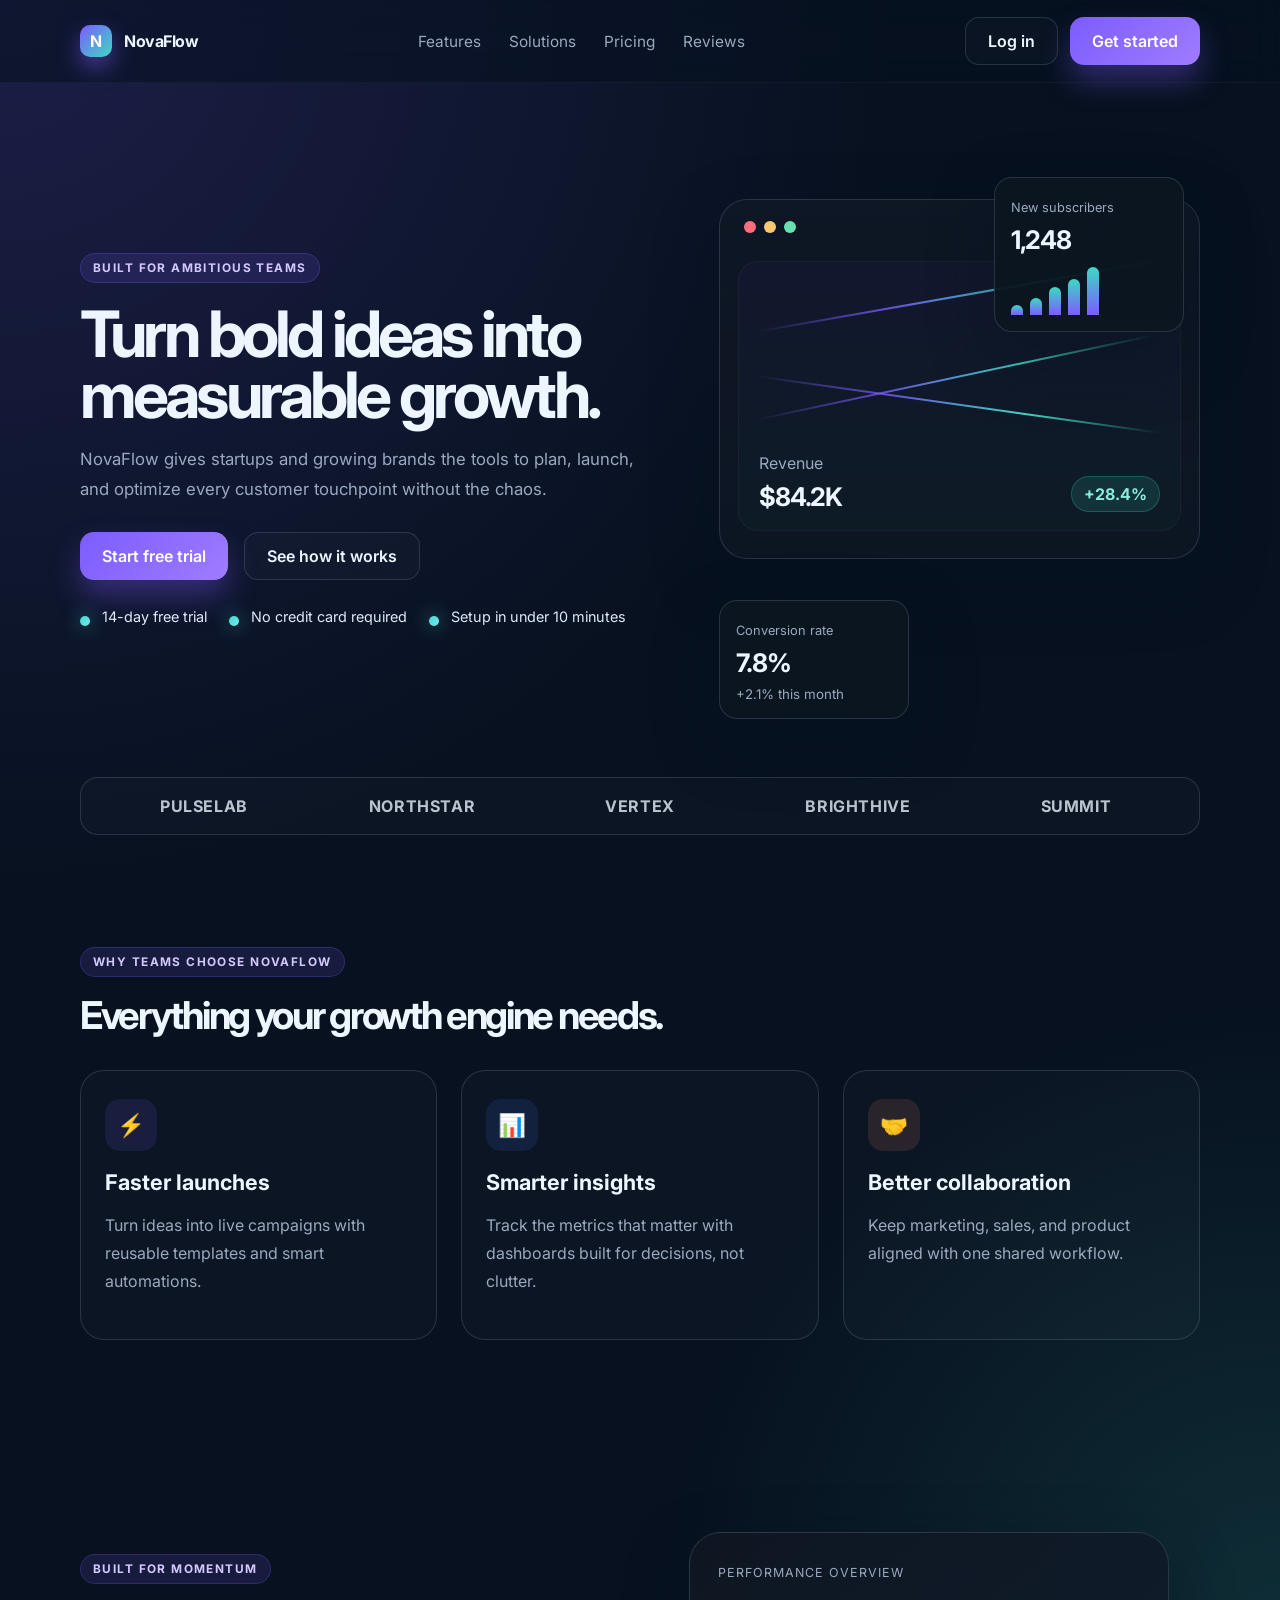
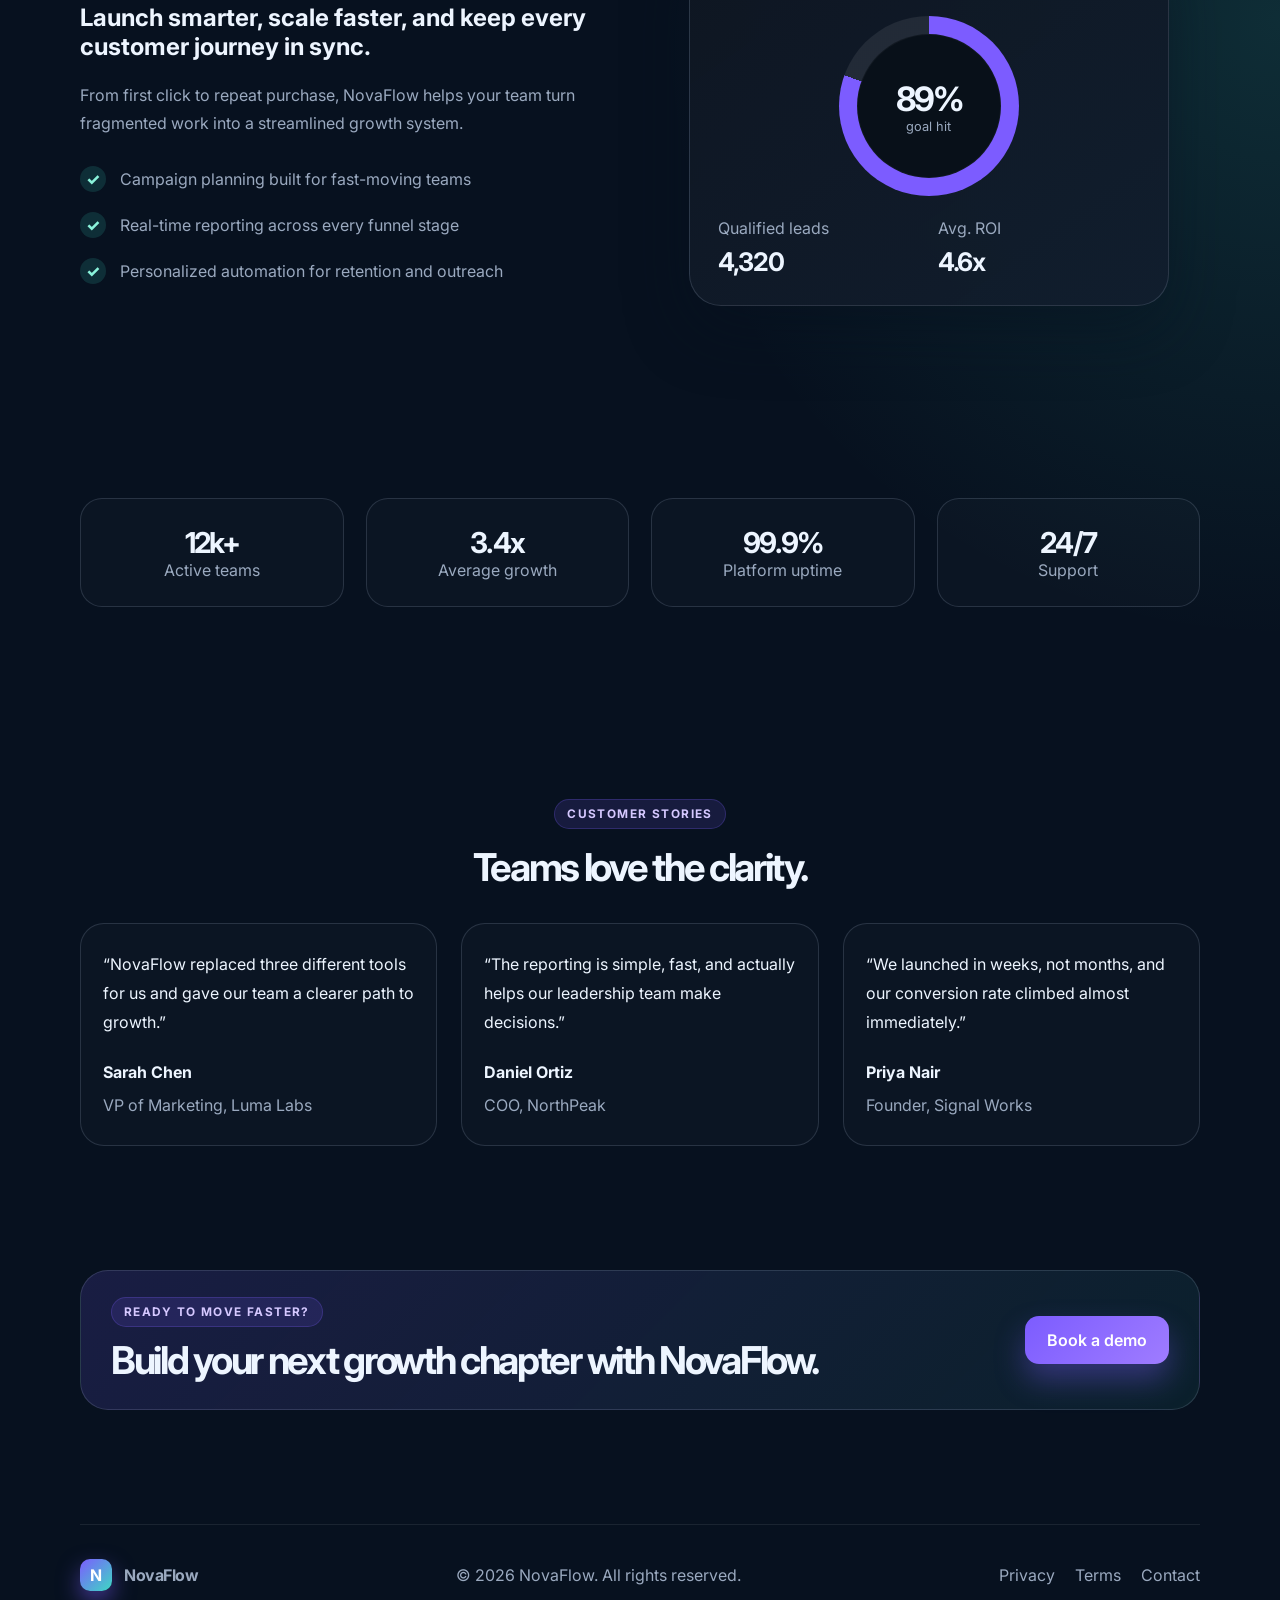
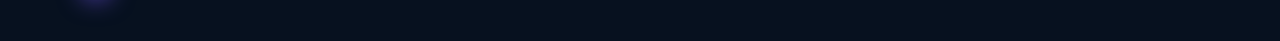
<file: task4.html/index.html>
<!DOCTYPE html>
<html lang="en">
  <head>
    <meta charset="UTF-8" />
    <meta name="viewport" content="width=device-width, initial-scale=1.0" />
    <title>NovaFlow | Smart Growth for Modern Brands</title>
    <meta
      name="description"
      content="NovaFlow helps teams launch faster, grow smarter, and turn ideas into momentum."
    />
    <link rel="preconnect" href="https://fonts.googleapis.com" />
    <link rel="preconnect" href="https://fonts.gstatic.com" crossorigin />
    <link
      href="https://fonts.googleapis.com/css2?family=Inter:wght@400;500;600;700;800;900&display=swap"
      rel="stylesheet"
    />
    <link rel="stylesheet" href="styles.css" />
  </head>
  <body>
    <div class="page-shell">
      <header class="topbar">
        <div class="container nav">
          <div class="brand" aria-label="NovaFlow home">
            <span class="brand-mark">N</span>
            <span>NovaFlow</span>
          </div>

          <nav class="nav-links" aria-label="Main navigation">
            <a href="#features">Features</a>
            <a href="#solutions">Solutions</a>
            <a href="#pricing">Pricing</a>
            <a href="#reviews">Reviews</a>
          </nav>

          <div class="nav-actions">
            <a class="btn btn-ghost" href="#login">Log in</a>
            <a class="btn btn-primary" href="#cta">Get started</a>
          </div>
        </div>
      </header>

      <main>
        <section class="hero">
          <div class="container hero-grid">
            <div class="hero-copy">
              <div class="eyebrow">Built for ambitious teams</div>
              <h1>Turn bold ideas into measurable growth.</h1>
              <p>
                NovaFlow gives startups and growing brands the tools to plan,
                launch, and optimize every customer touchpoint without the chaos.
              </p>

              <div class="hero-actions">
                <a class="btn btn-primary" href="#cta">Start free trial</a>
                <a class="btn btn-secondary" href="#features">See how it works</a>
              </div>

              <ul class="hero-points">
                <li>14-day free trial</li>
                <li>No credit card required</li>
                <li>Setup in under 10 minutes</li>
              </ul>
            </div>

            <div class="hero-visual" aria-label="Dashboard preview">
              <div class="dashboard-card main-panel">
                <div class="panel-header">
                  <span class="dot red"></span>
                  <span class="dot amber"></span>
                  <span class="dot green"></span>
                </div>

                <div class="chart-area">
                  <div class="chart-lines">
                    <span class="line line-one"></span>
                    <span class="line line-two"></span>
                    <span class="line line-three"></span>
                  </div>
                  <div class="stats-row">
                    <div>
                      <label>Revenue</label>
                      <strong>$84.2K</strong>
                    </div>
                    <div class="up-pill">+28.4%</div>
                  </div>
                </div>
              </div>

              <div class="mini-card metrics-card">
                <span class="muted">Conversion rate</span>
                <strong>7.8%</strong>
                <small>+2.1% this month</small>
              </div>

              <div class="mini-card subscription-card">
                <span class="muted">New subscribers</span>
                <strong>1,248</strong>
                <div class="spark-bars">
                  <span></span><span></span><span></span><span></span><span></span>
                </div>
              </div>
            </div>
          </div>
        </section>

        <section class="logo-strip">
          <div class="container logo-row" aria-label="Trusted by brands">
            <span>PulseLab</span>
            <span>Northstar</span>
            <span>Vertex</span>
            <span>BrightHive</span>
            <span>Summit</span>
          </div>
        </section>

        <section id="features" class="features section-block">
          <div class="container">
            <div class="section-heading">
              <span class="eyebrow">Why teams choose NovaFlow</span>
              <h2>Everything your growth engine needs.</h2>
            </div>

            <div class="card-grid">
              <article class="feature-card">
                <div class="icon-wrap purple">⚡</div>
                <h3>Faster launches</h3>
                <p>
                  Turn ideas into live campaigns with reusable templates and smart automations.
                </p>
              </article>

              <article class="feature-card">
                <div class="icon-wrap blue">📊</div>
                <h3>Smarter insights</h3>
                <p>
                  Track the metrics that matter with dashboards built for decisions, not clutter.
                </p>
              </article>

              <article class="feature-card">
                <div class="icon-wrap coral">🤝</div>
                <h3>Better collaboration</h3>
                <p>
                  Keep marketing, sales, and product aligned with one shared workflow.
                </p>
              </article>
            </div>
          </div>
        </section>

        <section id="solutions" class="section-block split-section">
          <div class="container split-grid">
            <div class="split-copy">
              <span class="eyebrow">Built for momentum</span>
              <h2>Launch smarter, scale faster, and keep every customer journey in sync.</h2>
              <p>
                From first click to repeat purchase, NovaFlow helps your team turn fragmented work into a streamlined growth system.
              </p>

              <div class="check-list">
                <div>
                  <span>✓</span>
                  <p>Campaign planning built for fast-moving teams</p>
                </div>
                <div>
                  <span>✓</span>
                  <p>Real-time reporting across every funnel stage</p>
                </div>
                <div>
                  <span>✓</span>
                  <p>Personalized automation for retention and outreach</p>
                </div>
              </div>
            </div>

            <div class="split-panel">
              <div class="panel-box">
                <div class="tiny-title">Performance overview</div>
                <div class="ring-wrap">
                  <div class="ring">
                    <div class="ring-inner">
                      <strong>89%</strong>
                      <span>goal hit</span>
                    </div>
                  </div>
                </div>
                <div class="panel-metrics">
                  <div>
                    <label>Qualified leads</label>
                    <strong>4,320</strong>
                  </div>
                  <div>
                    <label>Avg. ROI</label>
                    <strong>4.6x</strong>
                  </div>
                </div>
              </div>
            </div>
          </div>
        </section>

        <section id="pricing" class="section-block stats-section">
          <div class="container stats-grid">
            <div class="stat-item">
              <strong>12k+</strong>
              <span>Active teams</span>
            </div>
            <div class="stat-item">
              <strong>3.4x</strong>
              <span>Average growth</span>
            </div>
            <div class="stat-item">
              <strong>99.9%</strong>
              <span>Platform uptime</span>
            </div>
            <div class="stat-item">
              <strong>24/7</strong>
              <span>Support</span>
            </div>
          </div>
        </section>

        <section id="reviews" class="section-block testimonial-section">
          <div class="container">
            <div class="section-heading center">
              <span class="eyebrow">Customer stories</span>
              <h2>Teams love the clarity.</h2>
            </div>

            <div class="testimonial-grid">
              <blockquote class="quote-card">
                “NovaFlow replaced three different tools for us and gave our team a clearer path to growth.”
                <footer>
                  <strong>Sarah Chen</strong>
                  <span>VP of Marketing, Luma Labs</span>
                </footer>
              </blockquote>

              <blockquote class="quote-card">
                “The reporting is simple, fast, and actually helps our leadership team make decisions.”
                <footer>
                  <strong>Daniel Ortiz</strong>
                  <span>COO, NorthPeak</span>
                </footer>
              </blockquote>

              <blockquote class="quote-card">
                “We launched in weeks, not months, and our conversion rate climbed almost immediately.”
                <footer>
                  <strong>Priya Nair</strong>
                  <span>Founder, Signal Works</span>
                </footer>
              </blockquote>
            </div>
          </div>
        </section>

        <section id="cta" class="section-block cta-section">
          <div class="container cta-box">
            <div>
              <span class="eyebrow">Ready to move faster?</span>
              <h2>Build your next growth chapter with NovaFlow.</h2>
            </div>
            <a class="btn btn-primary" href="#">Book a demo</a>
          </div>
        </section>
      </main>

      <footer class="site-footer">
        <div class="container footer-row">
          <div class="brand" aria-label="NovaFlow home">
            <span class="brand-mark">N</span>
            <span>NovaFlow</span>
          </div>
          <p>© 2026 NovaFlow. All rights reserved.</p>
          <div class="footer-links">
            <a href="#">Privacy</a>
            <a href="#">Terms</a>
            <a href="#">Contact</a>
          </div>
        </div>
      </footer>
    </div>
  </body>
</html>
</file>
<file: task2.html/styles.css>
:root {
  --bg-1: #050816;
  --bg-2: #0d1124;
  --panel: rgba(20, 28, 52, 0.75);
  --panel-border: rgba(255, 255, 255, 0.12);
  --primary: #7c9bff;
  --secondary: #73f0d8;
  --text: #eaf1ff;
  --muted: #a9b7cf;
  --shadow: rgba(4, 9, 23, 0.6);
}

* {
  box-sizing: border-box;
}

html, body {
  margin: 0;
  min-height: 100%;
  font-family: "Segoe UI", Tahoma, Geneva, Verdana, sans-serif;
  background:
    radial-gradient(circle at top, rgba(124, 155, 255, 0.18), transparent 30%),
    radial-gradient(circle at bottom right, rgba(115, 240, 216, 0.12), transparent 28%),
    linear-gradient(120deg, var(--bg-1), var(--bg-2));
  color: var(--text);
}

body {
  min-height: 100vh;
  display: grid;
  place-items: center;
  overflow: hidden;
}

.page-shell {
  width: min(1200px, calc(100vw - 40px));
  min-height: 90vh;
  padding: 24px 32px 36px;
  border: 1px solid var(--panel-border);
  background: rgba(10, 14, 28, 0.6);
  border-radius: 28px;
  box-shadow: 0 30px 80px var(--shadow);
  backdrop-filter: blur(18px);
}

.topbar {
  display: flex;
  align-items: center;
  justify-content: space-between;
  gap: 20px;
}

.brand {
  display: flex;
  align-items: center;
  gap: 12px;
  font-weight: 700;
  letter-spacing: 0.08em;
  text-transform: uppercase;
}

.brand-mark {
  display: grid;
  place-items: center;
  width: 34px;
  height: 34px;
  border-radius: 10px;
  background: linear-gradient(135deg, var(--primary), var(--secondary));
  color: #0c1224;
  box-shadow: 0 10px 30px rgba(124, 155, 255, 0.45);
}

.nav {
  display: flex;
  align-items: center;
  gap: 30px;
}

.nav a {
  color: var(--muted);
  text-decoration: none;
  transition: color 0.2s ease;
}

.nav a:hover {
  color: var(--text);
}

.nav-btn,
.primary,
.secondary {
  border: none;
  cursor: pointer;
  transition: transform 0.2s ease, box-shadow 0.2s ease;
}

.nav-btn,
.primary {
  padding: 12px 20px;
  border-radius: 999px;
  background: linear-gradient(135deg, var(--primary), #95a8ff);
  color: #08111d;
  font-weight: 700;
  box-shadow: 0 14px 28px rgba(124, 155, 255, 0.35);
}

.nav-btn:hover,
.primary:hover,
.secondary:hover {
  transform: translateY(-2px);
}

.hero {
  display: grid;
  grid-template-columns: 1.05fr 1fr;
  align-items: center;
  gap: 20px;
  min-height: calc(90vh - 120px);
}

.hero-copy {
  padding: 30px 0 20px;
}

.eyebrow {
  margin: 0 0 18px;
  color: var(--secondary);
  text-transform: uppercase;
  letter-spacing: 0.18em;
  font-size: 0.72rem;
  font-weight: 700;
}

.hero-copy h1 {
  margin: 0;
  font-size: clamp(3rem, 5vw, 5.2rem);
  line-height: 0.96;
  letter-spacing: -0.06em;
}

.subtitle {
  max-width: 560px;
  margin: 22px 0 0;
  color: var(--muted);
  font-size: 1.08rem;
  line-height: 1.7;
}

.cta-row {
  display: flex;
  flex-wrap: wrap;
  gap: 16px;
  margin-top: 32px;
}

.secondary {
  background: rgba(255, 255, 255, 0.04);
  border: 1px solid rgba(255, 255, 255, 0.12);
  color: var(--text);
  padding: 12px 20px;
  border-radius: 999px;
}

.stats {
  display: flex;
  gap: 30px;
  margin-top: 38px;
  flex-wrap: wrap;
}

.stats div {
  display: flex;
  flex-direction: column;
  gap: 8px;
}

.stats strong {
  font-size: 1.5rem;
}

.stats span {
  color: var(--muted);
  font-size: 0.85rem;
}

.scene-wrap {
  position: relative;
  display: grid;
  place-items: center;
  min-height: 620px;
  perspective: 1200px;
}

.scene {
  position: relative;
  width: 460px;
  height: 460px;
  transform-style: preserve-3d;
  animation: floatScene 8s ease-in-out infinite;
}

.glow {
  position: absolute;
  border-radius: 50%;
  filter: blur(24px);
  opacity: 0.7;
}

.glow-one {
  width: 250px;
  height: 250px;
  background: rgba(124, 155, 255, 0.28);
  left: 40px;
  top: 50px;
}

.glow-two {
  width: 260px;
  height: 260px;
  background: rgba(115, 240, 216, 0.2);
  right: 30px;
  bottom: 60px;
}

.cube {
  position: absolute;
  inset: 50% auto auto 50%;
  width: 170px;
  height: 170px;
  transform-style: preserve-3d;
  transform: translate(-50%, -50%) rotateX(-24deg) rotateY(32deg);
  animation: spinCube 16s linear infinite;
}

.face {
  position: absolute;
  inset: 0;
  display: grid;
  place-items: center;
  font-size: 2rem;
  font-weight: 800;
  background: rgba(157, 174, 255, 0.18);
  border: 1px solid rgba(255, 255, 255, 0.2);
  box-shadow: inset 0 0 30px rgba(255, 255, 255, 0.04), 0 0 22px rgba(124, 155, 255, 0.26);
  color: var(--text);
  backdrop-filter: blur(10px);
}

.front  { transform: translateZ(85px); }
.back   { transform: rotateY(180deg) translateZ(85px); }
.right  { transform: rotateY(90deg) translateZ(85px); }
.left   { transform: rotateY(-90deg) translateZ(85px); }
.top    { transform: rotateX(90deg) translateZ(85px); }
.bottom { transform: rotateX(-90deg) translateZ(85px); }

.card {
  position: absolute;
  width: 130px;
  padding: 18px 16px;
  border: 1px solid rgba(255, 255, 255, 0.12);
  border-radius: 18px;
  background: rgba(15, 21, 38, 0.86);
  backdrop-filter: blur(14px);
  box-shadow: 0 15px 30px rgba(0, 0, 0, 0.28);
}

.card .label {
  display: block;
  margin-bottom: 8px;
  color: var(--muted);
  font-size: 0.7rem;
  letter-spacing: 0.1em;
  text-transform: uppercase;
}

.card strong {
  font-size: 1.3rem;
}

.card-one {
  right: 50px;
  top: 90px;
  transform: translateZ(50px) rotateY(-22deg);
}

.card-two {
  left: 22px;
  bottom: 110px;
  transform: translateZ(60px) rotateY(24deg);
}

.orbit {
  position: absolute;
  left: 50%;
  top: 50%;
  border: 1px solid rgba(255, 255, 255, 0.08);
  border-radius: 50%;
  transform-style: preserve-3d;
}

.orbit-one {
  width: 310px;
  height: 310px;
  transform: translate(-50%, -50%) rotateX(70deg) rotateY(10deg);
}

.orbit-two {
  width: 380px;
  height: 380px;
  transform: translate(-50%, -50%) rotateY(82deg) rotateX(75deg);
}

.ring {
  position: absolute;
  left: 50%;
  top: 50%;
  border: 1px solid rgba(115, 240, 216, 0.35);
  border-radius: 50%;
  transform: translate(-50%, -50%) rotateX(75deg);
}

.ring-one {
  width: 420px;
  height: 420px;
}

.ring-two {
  width: 520px;
  height: 520px;
  border-color: rgba(124, 155, 255, 0.28);
}

@keyframes spinCube {
  0% { transform: translate(-50%, -50%) rotateX(-24deg) rotateY(0deg); }
  50% { transform: translate(-50%, -50%) rotateX(20deg) rotateY(180deg); }
  100% { transform: translate(-50%, -50%) rotateX(-24deg) rotateY(360deg); }
}

@keyframes floatScene {
  0%, 100% { transform: translateY(0) rotateX(0deg) rotateY(0deg); }
  50% { transform: translateY(-12px) rotateX(4deg) rotateY(-6deg); }
}

@media (max-width: 900px) {
  .page-shell {
    padding: 20px 20px 28px;
  }

  .hero {
    grid-template-columns: 1fr;
    padding-top: 20px;
  }

  .nav {
    display: none;
  }

  .scene-wrap {
    min-height: 500px;
  }
}

@media (max-width: 520px) {
  .topbar {
    justify-content: center;
  }

  .nav-btn {
    display: none;
  }

  .hero-copy h1 {
    font-size: 2.8rem;
  }

  .scene {
    transform: scale(0.8);
  }
}
</file>
<file: task3.html/style.css>
:root {
  --bg: #07111d;
  --bg-soft: #0d1c2f;
  --panel: rgba(9, 18, 29, 0.72);
  --panel-strong: rgba(12, 22, 35, 0.9);
  --text: #edf7ff;
  --muted: #b5c9d9;
  --primary: #7ee7d5;
  --secondary: #8ca8ff;
  --accent: #ffb38a;
  --shadow: rgba(6, 16, 28, 0.45);
}

* {
  box-sizing: border-box;
}

html {
  scroll-behavior: smooth;
}

body {
  margin: 0;
  font-family: "Inter", sans-serif;
  background: linear-gradient(180deg, #05131d 0%, #0a1d2d 25%, #091720 100%);
  color: var(--text);
  overflow-x: hidden;
}

a {
  color: inherit;
  text-decoration: none;
}

img {
  max-width: 100%;
  display: block;
}

.container {
  width: min(1180px, calc(100% - 32px));
  margin: 0 auto;
}

.section {
  position: relative;
  padding: 120px 0;
}

.site-header {
  position: fixed;
  top: 0;
  left: 0;
  width: 100%;
  z-index: 50;
  background: rgba(7, 17, 29, 0.15);
  backdrop-filter: blur(10px);
  border-bottom: 1px solid rgba(255, 255, 255, 0.08);
}

.navbar {
  display: flex;
  align-items: center;
  justify-content: space-between;
  min-height: 78px;
}

.brand {
  font-size: 1.3rem;
  font-weight: 800;
  letter-spacing: 0.12em;
  text-transform: uppercase;
}

.nav-links {
  display: flex;
  gap: 28px;
  color: var(--muted);
  font-size: 0.95rem;
}

.nav-links a {
  transition: color 0.25s ease;
}

.nav-links a:hover {
  color: var(--text);
}

.nav-button,
.primary-btn,
.secondary-btn {
  display: inline-flex;
  align-items: center;
  justify-content: center;
  border-radius: 999px;
  font-weight: 700;
  transition: transform 0.25s ease, box-shadow 0.25s ease;
}

.nav-button,
.primary-btn {
  background: linear-gradient(135deg, var(--primary), var(--secondary));
  color: #04131d;
  box-shadow: 0 14px 30px rgba(126, 231, 213, 0.25);
}

.nav-button {
  border: none;
  padding: 0.9rem 1.25rem;
  cursor: pointer;
}

.primary-btn,
.secondary-btn {
  padding: 1rem 1.6rem;
}

.secondary-btn {
  border: 1px solid rgba(255, 255, 255, 0.2);
  background: rgba(255, 255, 255, 0.04);
  color: var(--text);
}

.nav-button:hover,
.primary-btn:hover,
.secondary-btn:hover {
  transform: translateY(-2px);
}

.hero {
  position: relative;
  min-height: 100vh;
  display: grid;
  place-items: center;
  overflow: hidden;
  background: radial-gradient(circle at top, rgba(76, 112, 164, 0.22), transparent 35%);
}

.hero-backdrop {
  position: absolute;
  inset: 0;
  overflow: hidden;
}

.layer {
  position: absolute;
  inset: -10% -5% 0 -5%;
  background-repeat: no-repeat;
  background-position: center bottom;
  background-size: cover;
  will-change: transform;
  transform: translate3d(0, 0, 0);
}

.layer-sky {
  background: linear-gradient(180deg, rgba(12, 20, 34, 0.2), rgba(12, 20, 34, 0.8)),
    url('https://images.unsplash.com/photo-1500530855697-b586d89ba3ee?auto=format&fit=crop&w=1600&q=80') center/cover no-repeat;
  filter: brightness(0.8);
}

.layer-mountain {
  background-image: url('https://images.unsplash.com/photo-1506744038136-46273834b3fb?auto=format&fit=crop&w=1400&q=80');
  opacity: 0.7;
  background-size: cover;
  background-position: center 30%;
  transform: scale(1.06);
}

.layer-forest {
  background-image: url('https://images.unsplash.com/photo-1470770841072-f978cf4d019e?auto=format&fit=crop&w=1400&q=80');
  opacity: 0.8;
  background-position: center 65%;
}

.layer-glow {
  background: radial-gradient(circle at center, rgba(142, 210, 255, 0.45), transparent 30%);
}

.hero-content {
  position: relative;
  z-index: 2;
  max-width: 760px;
  padding-top: 120px;
}

.eyebrow {
  margin: 0 0 18px;
  font-size: 0.82rem;
  letter-spacing: 0.2em;
  text-transform: uppercase;
  color: var(--primary);
  font-weight: 700;
}

.eyebrow.alt {
  color: var(--accent);
}

.hero-content h1,
.section-copy h2,
.section-heading h2,
.site-footer h2 {
  margin: 0;
  line-height: 0.98;
  letter-spacing: -0.06em;
}

.hero-content h1 {
  font-size: clamp(3.2rem, 6vw, 7rem);
  max-width: 660px;
}

.lead {
  max-width: 620px;
  margin: 24px 0 0;
  color: var(--muted);
  font-size: 1.12rem;
  line-height: 1.8;
}

.hero-actions {
  display: flex;
  flex-wrap: wrap;
  gap: 16px;
  margin-top: 32px;
}

.hero-stats {
  display: flex;
  flex-wrap: wrap;
  gap: 30px;
  margin-top: 46px;
}

.hero-stats div {
  display: grid;
  gap: 8px;
  max-width: 240px;
}

.hero-stats strong {
  font-size: clamp(1.8rem, 3vw, 2.5rem);
}

.hero-stats span {
  color: var(--muted);
  line-height: 1.6;
}

.story-wrap,
.showcase-wrap,
.footer-wrap {
  display: grid;
  grid-template-columns: repeat(2, minmax(0, 1fr));
  gap: 48px;
  align-items: center;
}

.section-copy h2,
.section-heading h2,
.site-footer h2 {
  font-size: clamp(2.2rem, 4vw, 4rem);
}

.section-copy p,
.feature p,
.quote-card p,
.panel-info p {
  color: var(--muted);
  line-height: 1.8;
}

.story-card {
  display: grid;
  gap: 16px;
}

.mini-card {
  background: linear-gradient(160deg, rgba(13, 28, 47, 0.92), rgba(17, 29, 48, 0.72));
  border: 1px solid rgba(255, 255, 255, 0.08);
  border-radius: 24px;
  padding: 30px 26px;
  min-height: 180px;
  display: flex;
  flex-direction: column;
  justify-content: center;
  gap: 12px;
  box-shadow: var(--shadow);
}

.mini-card.accent {
  background: linear-gradient(160deg, rgba(142, 89, 74, 0.38), rgba(12, 22, 35, 0.9));
}

.mini-card span {
  color: var(--primary);
  font-size: 0.76rem;
  letter-spacing: 0.18em;
  text-transform: uppercase;
}

.mini-card strong {
  font-size: clamp(1.4rem, 2vw, 2.2rem);
  line-height: 1.2;
}

.feature-grid {
  display: grid;
  grid-template-columns: repeat(3, minmax(0, 1fr));
  gap: 22px;
  margin-top: 54px;
}

.feature {
  background: rgba(8, 19, 34, 0.76);
  border: 1px solid rgba(255, 255, 255, 0.06);
  border-radius: 26px;
  padding: 28px 24px;
  box-shadow: var(--shadow);
}

.icon {
  display: inline-grid;
  place-items: center;
  width: 52px;
  height: 52px;
  border-radius: 14px;
  background: linear-gradient(135deg, rgba(126, 231, 213, 0.18), rgba(140, 168, 255, 0.18));
  color: var(--primary);
  font-size: 1.4rem;
}

.feature h3 {
  margin: 18px 0 12px;
  font-size: 1.4rem;
}

.showcase {
  padding-bottom: 80px;
}

.showcase-panel {
  position: relative;
  min-height: 540px;
  background: rgba(8, 19, 34, 0.8);
  border-radius: 30px;
  overflow: hidden;
  border: 1px solid rgba(255, 255, 255, 0.08);
  box-shadow: var(--shadow);
}

.panel-photo {
  position: absolute;
  inset: 0;
  background-position: center;
  background-size: cover;
  transform: scale(1.08);
}

.photo-one {
  background-image: url('https://images.unsplash.com/photo-1493246507139-91e8fad9978e?auto=format&fit=crop&w=1200&q=80');
}

.photo-two {
  background-image: url('https://images.unsplash.com/photo-1501785888041-af3ef285b470?auto=format&fit=crop&w=1200&q=80');
}

.panel-info {
  position: absolute;
  left: 24px;
  right: 24px;
  bottom: 20px;
  background: rgba(6, 15, 24, 0.56);
  backdrop-filter: blur(10px);
  border: 1px solid rgba(255, 255, 255, 0.09);
  border-radius: 22px;
  padding: 22px 20px;
}

.panel-info p {
  margin: 0 0 8px;
  color: var(--primary);
  letter-spacing: 0.12em;
  text-transform: uppercase;
  font-size: 0.76rem;
}

.panel-info h3 {
  margin: 0;
  font-size: clamp(1.6rem, 2.6vw, 2.5rem);
  line-height: 1.2;
}

.quote-card {
  background: linear-gradient(135deg, rgba(122, 143, 208, 0.16), rgba(12, 22, 35, 0.9));
  border: 1px solid rgba(255, 255, 255, 0.06);
  border-radius: 28px;
  padding: 42px 34px;
  box-shadow: var(--shadow);
}

.quote-card p {
  font-size: clamp(1.2rem, 2vw, 2rem);
  line-height: 1.6;
  margin: 0;
}

.author {
  display: flex;
  flex-direction: column;
  gap: 6px;
  margin-top: 22px;
}

.author strong {
  font-size: 1.1rem;
}

.author span {
  color: var(--muted);
}

.site-footer {
  padding: 70px 0 90px;
  border-top: 1px solid rgba(255, 255, 255, 0.08);
}

.reveal {
  opacity: 0;
  transform: translateY(48px);
  transition: opacity 0.85s ease, transform 0.85s ease;
}

.reveal.visible {
  opacity: 1;
  transform: translateY(0);
}

@media (max-width: 900px) {
  .nav-links {
    display: none;
  }

  .story-wrap,
  .showcase-wrap,
  .footer-wrap,
  .feature-grid {
    grid-template-columns: 1fr;
  }

  .feature-grid {
    gap: 16px;
  }

  .section {
    padding: 90px 0;
  }
}

@media (max-width: 640px) {
  .nav-button {
    display: none;
  }

  .hero-content {
    padding-top: 110px;
  }

  .hero-actions {
    flex-direction: column;
    align-items: flex-start;
  }

  .hero-stats {
    flex-direction: column;
  }

  .showcase-panel {
    min-height: 420px;
  }
}
</file>
<file: task4.html/styles.css>
:root {
  --bg: #07111f;
  --bg-soft: #0d1b2d;
  --panel: rgba(17, 26, 39, 0.95);
  --panel-alt: #101f32;
  --muted: #9aa9bf;
  --text: #edf5ff;
  --primary: #7c5cff;
  --primary-2: #3dd9c3;
  --accent: #ff8d6e;
  --border: rgba(171, 190, 214, 0.18);
  --shadow: 0 24px 64px rgba(7, 17, 31, 0.45);
}

* {
  box-sizing: border-box;
}

html {
  scroll-behavior: smooth;
}

body {
  margin: 0;
  font-family: "Inter", sans-serif;
  background:
    radial-gradient(circle at top left, rgba(124, 92, 255, 0.18), transparent 26%),
    radial-gradient(circle at right center, rgba(61, 217, 195, 0.14), transparent 30%),
    var(--bg);
  color: var(--text);
}

img {
  max-width: 100%;
  display: block;
}

a {
  color: inherit;
  text-decoration: none;
}

.page-shell {
  min-height: 100vh;
}

.container {
  width: min(1120px, calc(100% - 32px));
  margin: 0 auto;
}

.topbar {
  position: sticky;
  top: 0;
  z-index: 20;
  backdrop-filter: blur(16px);
  background: rgba(7, 17, 31, 0.55);
  border-bottom: 1px solid rgba(255, 255, 255, 0.04);
}

.nav {
  display: flex;
  align-items: center;
  justify-content: space-between;
  min-height: 82px;
  gap: 24px;
}

.brand {
  display: inline-flex;
  align-items: center;
  gap: 12px;
  font-weight: 700;
  letter-spacing: -0.03em;
}

.brand-mark {
  width: 32px;
  height: 32px;
  display: inline-flex;
  align-items: center;
  justify-content: center;
  border-radius: 10px;
  background: linear-gradient(135deg, var(--primary), var(--primary-2));
  color: #fff;
  box-shadow: 0 10px 22px rgba(124, 92, 255, 0.5);
}

.nav-links,
.nav-actions,
.footer-links,
.hero-actions,
.hero-points,
.footer-row {
  display: flex;
  align-items: center;
}

.nav-links {
  gap: 28px;
  color: var(--muted);
  font-size: 0.96rem;
}

.nav-links a {
  transition: color 0.2s ease;
}

.nav-links a:hover,
.footer-links a:hover {
  color: var(--text);
}

.nav-actions {
  gap: 12px;
}

.btn {
  display: inline-flex;
  align-items: center;
  justify-content: center;
  min-height: 48px;
  padding: 0 22px;
  border-radius: 14px;
  font-weight: 600;
  transition: transform 0.2s ease, box-shadow 0.2s ease;
}

.btn:hover {
  transform: translateY(-1px);
}

.btn-primary {
  background: linear-gradient(135deg, var(--primary), #9f7cff);
  color: white;
  box-shadow: 0 16px 30px rgba(124, 92, 255, 0.35);
}

.btn-secondary,
.btn-ghost {
  border: 1px solid var(--border);
  background: rgba(255, 255, 255, 0.02);
  color: var(--text);
}

.hero {
  padding: 76px 0 36px;
}

.hero-grid {
  display: grid;
  grid-template-columns: 1.1fr 0.9fr;
  align-items: center;
  gap: 52px;
}

.eyebrow {
  display: inline-block;
  padding: 7px 12px;
  border-radius: 999px;
  background: rgba(124, 92, 255, 0.14);
  border: 1px solid rgba(124, 92, 255, 0.24);
  color: #d5c8ff;
  font-size: 0.74rem;
  letter-spacing: 0.12em;
  text-transform: uppercase;
  font-weight: 700;
}

.hero-copy h1 {
  margin: 20px 0 18px;
  font-size: clamp(2.8rem, 5vw, 5rem);
  line-height: 0.96;
  letter-spacing: -0.06em;
}

.hero-copy p {
  max-width: 560px;
  margin: 0;
  color: var(--muted);
  font-size: 1.05rem;
  line-height: 1.8;
}

.hero-actions {
  gap: 16px;
  margin-top: 28px;
}

.hero-points {
  list-style: none;
  padding: 0;
  margin: 28px 0 0;
  gap: 22px;
  flex-wrap: wrap;
  color: #dfeaf8;
  font-size: 0.9rem;
}

.hero-points li {
  position: relative;
  padding-left: 22px;
}

.hero-points li::before {
  content: "";
  position: absolute;
  left: 0;
  top: 8px;
  width: 10px;
  height: 10px;
  border-radius: 50%;
  background: linear-gradient(135deg, var(--primary-2), #7be7ff);
  box-shadow: 0 0 18px rgba(61, 217, 195, 0.7);
}

.hero-visual {
  position: relative;
  min-height: 560px;
}

.dashboard-card {
  position: relative;
  background: linear-gradient(180deg, rgba(15, 23, 37, 0.94), rgba(15, 23, 37, 0.78));
  border: 1px solid var(--border);
  border-radius: 28px;
  box-shadow: var(--shadow);
}

.main-panel {
  width: min(100%, 540px);
  margin: 40px auto 0;
  min-height: 360px;
  padding: 18px 18px 26px;
}

.panel-header {
  display: flex;
  gap: 8px;
  padding: 3px 6px 18px;
}

.dot {
  width: 12px;
  height: 12px;
  display: block;
  border-radius: 50%;
}

.dot.red { background: #ff6d7a; }
.dot.amber { background: #f7c873; }
.dot.green { background: #68e0af; }

.chart-area {
  position: relative;
  margin-top: 10px;
  height: 270px;
  border-radius: 20px;
  background:
    linear-gradient(180deg, rgba(124, 92, 255, 0.08), rgba(61, 217, 195, 0.05)),
    rgba(10, 17, 28, 0.9);
  border: 1px solid rgba(255, 255, 255, 0.04);
  padding: 24px 20px 14px;
}

.chart-lines {
  position: absolute;
  inset: 18px 16px 52px 16px;
}

.line {
  position: absolute;
  left: 0;
  right: 0;
  height: 2px;
  border-radius: 999px;
  background: linear-gradient(90deg, rgba(124, 92, 255, 0), rgba(124, 92, 255, 0.8), rgba(61, 217, 195, 1), rgba(61, 217, 195, 0));
  transform-origin: left center;
}

.line-one {
  top: 26%;
  transform: rotate(-10deg) scaleX(1.02);
}

.line-two {
  top: 48%;
  transform: rotate(8deg);
}

.line-three {
  top: 70%;
  transform: rotate(-12deg);
}

.stats-row {
  position: absolute;
  left: 20px;
  right: 20px;
  bottom: 18px;
  display: flex;
  justify-content: space-between;
  align-items: end;
}

.stats-row label,
.mutated,
.mini-card small,
.panel-metrics label,
.tiny-title {
  color: var(--muted);
}

.stats-row strong,
.mini-card strong,
.panel-metrics strong {
  display: block;
  margin-top: 8px;
  font-size: clamp(1.25rem, 2vw, 2rem);
  letter-spacing: -0.05em;
}

.up-pill {
  display: inline-flex;
  align-items: center;
  justify-content: center;
  min-width: 88px;
  min-height: 36px;
  padding: 0 12px;
  border-radius: 999px;
  background: rgba(61, 217, 195, 0.12);
  color: #87ecd9;
  border: 1px solid rgba(61, 217, 195, 0.24);
  font-weight: 700;
}

.mini-card {
  position: absolute;
  padding: 18px 16px 16px;
  background: rgba(12, 22, 33, 0.96);
  border: 1px solid var(--border);
  border-radius: 18px;
  box-shadow: var(--shadow);
}

.metrics-card {
  left: 0;
  bottom: 0;
  width: 190px;
}

.subscription-card {
  right: 16px;
  top: 18px;
  width: 190px;
}

.mini-card .muted {
  color: var(--muted);
  font-size: 0.8rem;
}

.mini-card small {
  display: block;
  margin-top: 8px;
}

.spark-bars {
  display: flex;
  align-items: end;
  gap: 7px;
  height: 48px;
  margin-top: 12px;
}

.spark-bars span {
  display: block;
  width: 12px;
  border-radius: 999px 999px 0 0;
  background: linear-gradient(180deg, var(--primary-2), var(--primary));
}

.spark-bars span:nth-child(1) { height: 20%; }
.spark-bars span:nth-child(2) { height: 36%; }
.spark-bars span:nth-child(3) { height: 58%; }
.spark-bars span:nth-child(4) { height: 76%; }
.spark-bars span:nth-child(5) { height: 100%; }

.logo-strip {
  padding: 22px 0 16px;
}

.logo-row {
  display: grid;
  grid-template-columns: repeat(5, minmax(120px, 1fr));
  align-items: center;
  gap: 12px;
  padding: 18px 20px;
  border: 1px solid var(--border);
  border-radius: 18px;
  background: rgba(255, 255, 255, 0.02);
  color: rgba(237, 245, 255, 0.78);
  text-align: center;
  font-weight: 700;
  letter-spacing: 0.04em;
  text-transform: uppercase;
}

.section-block {
  padding: 96px 0;
}

.section-heading {
  margin-bottom: 34px;
}

.section-heading h2 {
  margin: 18px 0 0;
  font-size: clamp(2.1rem, 3vw, 3.2rem);
  line-height: 1.08;
  letter-spacing: -0.06em;
}

.center {
  text-align: center;
}

.card-grid {
  display: grid;
  grid-template-columns: repeat(3, minmax(0, 1fr));
  gap: 24px;
}

.feature-card {
  padding: 28px 24px;
  border-radius: 24px;
  background: rgba(255, 255, 255, 0.02);
  border: 1px solid var(--border);
  transition: transform 0.2s ease, border-color 0.2s ease;
}

.feature-card:hover {
  transform: translateY(-4px);
  border-color: rgba(124, 92, 255, 0.5);
}

.icon-wrap {
  width: 52px;
  height: 52px;
  display: grid;
  place-items: center;
  border-radius: 15px;
  font-size: 1.4rem;
  margin-bottom: 18px;
}

.icon-wrap.purple {
  background: rgba(124, 92, 255, 0.12);
}

.icon-wrap.blue {
  background: rgba(60, 125, 255, 0.12);
}

.icon-wrap.coral {
  background: rgba(255, 141, 110, 0.12);
}

.feature-card h3 {
  margin: 0 0 12px;
  font-size: 1.35rem;
}

.feature-card p,
.split-copy p,
.quote-card footer span {
  color: var(--muted);
  line-height: 1.75;
}

.split-grid {
  display: grid;
  grid-template-columns: 1fr 1fr;
  gap: 36px;
  align-items: center;
}

.check-list {
  display: grid;
  gap: 18px;
  margin-top: 28px;
}

.check-list div {
  display: flex;
  gap: 14px;
  align-items: baseline;
}

.check-list span {
  display: inline-flex;
  align-items: center;
  justify-content: center;
  width: 26px;
  height: 26px;
  border-radius: 50%;
  background: rgba(61, 217, 195, 0.15);
  color: #8af3db;
  font-weight: 800;
}

.check-list p {
  margin: 0;
}

.split-panel {
  display: flex;
  justify-content: center;
}

.panel-box {
  width: min(100%, 480px);
  padding: 28px;
  border-radius: 32px;
  background: linear-gradient(145deg, rgba(15, 22, 34, 0.95), rgba(18, 30, 46, 0.92));
  border: 1px solid var(--border);
  box-shadow: var(--shadow);
}

.tiny-title {
  display: inline-block;
  margin-bottom: 18px;
  font-size: 0.78rem;
  letter-spacing: 0.08em;
  text-transform: uppercase;
}

.ring-wrap {
  display: flex;
  justify-content: center;
  margin: 18px 0 22px;
}

.ring {
  display: grid;
  place-items: center;
  width: 180px;
  height: 180px;
  border-radius: 50%;
  background: conic-gradient(var(--primary) 0 290deg, rgba(255,255,255,0.08) 290deg 360deg);
  position: relative;
}

.ring::before {
  content: "";
  position: absolute;
  inset: 18px;
  border-radius: 50%;
  background: rgba(8, 16, 25, 1);
  border: 1px solid rgba(255, 255, 255, 0.04);
}

.ring-inner {
  position: relative;
  z-index: 1;
  display: grid;
  place-items: center;
}

.ring-inner strong {
  font-size: 2.1rem;
  letter-spacing: -0.06em;
}

.ring-inner span {
  color: var(--muted);
  font-size: 0.8rem;
}

.panel-metrics {
  display: grid;
  grid-template-columns: repeat(2, minmax(0, 1fr));
  gap: 18px;
  margin-top: 14px;
}

.stats-grid {
  display: grid;
  grid-template-columns: repeat(4, minmax(0, 1fr));
  gap: 22px;
}

.stat-item {
  padding: 26px 20px;
  border-radius: 22px;
  background: rgba(255, 255, 255, 0.02);
  border: 1px solid var(--border);
  text-align: center;
}

.stat-item strong {
  display: block;
  font-size: clamp(1.8rem, 2vw, 2.5rem);
  letter-spacing: -0.06em;
}

.stat-item span {
  color: var(--muted);
}

.testimonial-grid {
  display: grid;
  grid-template-columns: repeat(3, minmax(0, 1fr));
  gap: 24px;
}

.quote-card {
  margin: 0;
  padding: 26px 22px;
  border-radius: 24px;
  background: rgba(255, 255, 255, 0.02);
  border: 1px solid var(--border);
  color: var(--text);
  line-height: 1.8;
}

.quote-card footer {
  margin-top: 22px;
  display: grid;
  gap: 4px;
}

.cta-section {
  padding-top: 28px;
}

.cta-box {
  display: flex;
  align-items: center;
  justify-content: space-between;
  gap: 20px;
  padding: 26px 30px;
  border-radius: 28px;
  background: linear-gradient(135deg, rgba(124, 92, 255, 0.16), rgba(61, 217, 195, 0.08));
  border: 1px solid var(--border);
}

.cta-box h2 {
  margin: 10px 0 0;
  font-size: clamp(2rem, 3vw, 2.7rem);
  letter-spacing: -0.06em;
}

.site-footer {
  padding: 18px 0 40px;
}

.footer-row {
  justify-content: space-between;
  gap: 20px;
  padding-top: 24px;
  border-top: 1px solid rgba(255, 255, 255, 0.08);
  color: var(--muted);
}

.footer-links {
  gap: 20px;
}

@media (max-width: 900px) {
  .hero-grid,
  .split-grid,
  .card-grid,
  .testimonial-grid,
  .stats-grid {
    grid-template-columns: 1fr;
  }

  .nav {
    flex-wrap: wrap;
    justify-content: center;
    padding: 18px 0;
  }

  .nav-links {
    order: 3;
    width: 100%;
    justify-content: center;
  }

  .hero {
    padding-top: 48px;
  }

  .hero-visual {
    min-height: 500px;
  }

  .cta-box,
  .footer-row {
    flex-direction: column;
    align-items: flex-start;
  }
}

@media (max-width: 620px) {
  .nav-actions {
    width: 100%;
    justify-content: center;
  }

  .btn {
    width: 100%;
  }

  .hero-actions {
    flex-direction: column;
    align-items: stretch;
  }

  .logo-row {
    grid-template-columns: repeat(2, minmax(120px, 1fr));
  }

  .metrics-card,
  .subscription-card {
    position: static;
    width: 100%;
    margin-top: 14px;
  }

  .hero-visual {
    display: block;
    min-height: auto;
  }

  .main-panel {
    margin-top: 0;
  }
}
</file>
